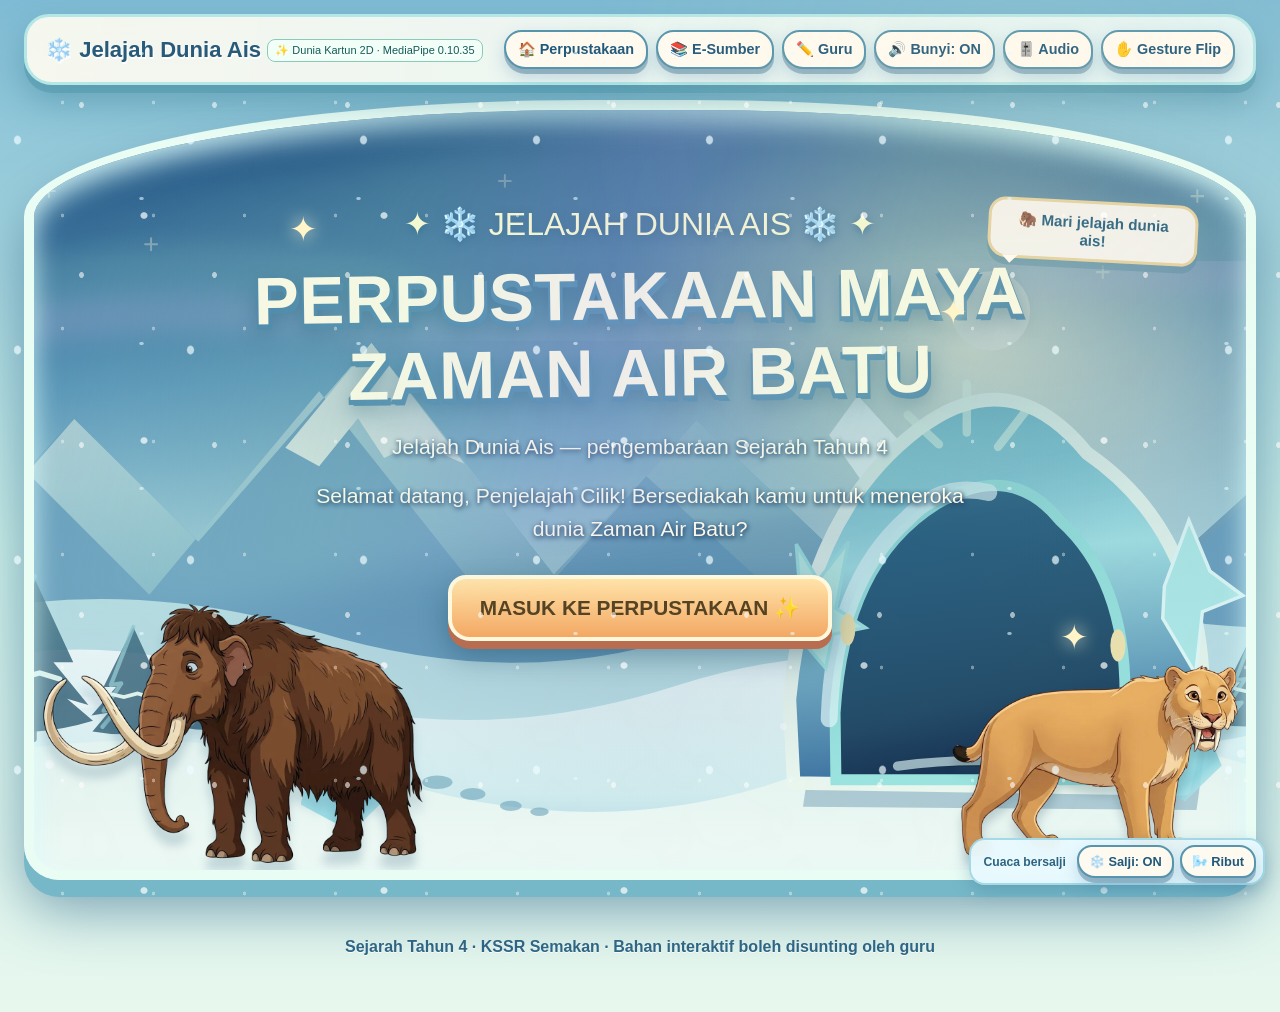
<file: index.html>
<!doctype html>
<html lang="ms"><head><meta charset="UTF-8"><meta name="viewport" content="width=device-width, initial-scale=1">
<title>Perpustakaan Maya Zaman Air Batu</title>
<style>
:root{font-family:'Trebuchet MS',Arial,sans-serif;color:#153d61;background:#e7f8ff}*{box-sizing:border-box}body{margin:0;min-height:100vh;background:radial-gradient(circle at 20% 12%,#fff 0%,transparent 25%),linear-gradient(135deg,#8dd9f2,#d9f7ff 48%,#82b7dd);overflow-x:hidden}
body:before{content:"";position:fixed;inset:0;pointer-events:none;background-image:radial-gradient(#fff 2px,transparent 3px);background-size:75px 95px;opacity:.4;animation:snow 22s linear infinite}@keyframes snow{to{background-position:50px 700px}}
button,input,textarea,select{font:inherit}button{border:0;background:#135e91;color:white;padding:11px 16px;border-radius:14px;font-weight:bold;cursor:pointer}button:hover{filter:brightness(1.12)}button:focus-visible,input:focus-visible,textarea:focus-visible{outline:3px solid #ffbe4e}button.secondary{background:#edfaff;color:#174b78;border:2px solid #b6def3}.shell{max-width:1200px;margin:auto;padding:18px}.top{display:flex;justify-content:space-between;align-items:center;gap:12px;flex-wrap:wrap}.top strong{font-size:1.2rem}.topnav{display:flex;gap:8px;flex-wrap:wrap}.hero{text-align:center;padding:30px 12px 24px}.hero h1{font-size:clamp(2rem,5vw,4rem);color:#125987;margin:8px 0;text-shadow:0 3px white}.hero p{font-size:1.2rem}.cave{position:relative;border:10px solid #b3eaff;border-radius:45% 45% 26px 26px/24% 24% 26px 26px;box-shadow:inset 0 18px 70px #5b99c5,0 18px 45px #4d93ba80;background:radial-gradient(ellipse at 50% 0%,#f7ffff,#9fdcf1 42%,#6fb0cf 90%);padding:32px 20px 46px;min-height:480px}.shelves{display:flex;justify-content:center;gap:24px;align-items:end;flex-wrap:wrap;max-width:980px;margin:30px auto}.shelf{width:100%;height:20px;border-radius:15px;background:linear-gradient(#d19b5e,#8a5f35);box-shadow:0 12px 12px #164b69aa;margin-top:-6px}.book{position:relative;width:140px;height:216px;background:linear-gradient(90deg,#ffffff36 0 7%,transparent 13%),var(--book);color:white;border:4px solid #fff9;border-radius:9px 17px 17px 9px;box-shadow:9px 11px 12px #23547e77;transition:transform .25s}.book:hover,.book:focus-visible{transform:translateY(-15px) rotate(-3deg)}.book:before{content:'✦ ❄ ✦';display:block;font-size:1.4rem;margin-bottom:18px}.book small{display:block;margin-top:14px;font-size:.74rem;opacity:.95}.panel{background:#fffffff0;border:2px solid #d1edfa;border-radius:24px;box-shadow:0 15px 35px #578db74d;padding:24px;margin:24px auto;max-width:1000px}.hidden{display:none!important}.reader-head{display:flex;justify-content:space-between;gap:12px;align-items:center;flex-wrap:wrap}.page{background:#fffdf3;border:10px double #d2e5eb;border-radius:14px;min-height:360px;margin:18px 0;padding:clamp(18px,4vw,40px);box-shadow:inset 0 0 22px #c6e4ed55}.page h2{color:#135987}.page p{line-height:1.7;font-size:1.1rem}.page img{max-width:100%;max-height:320px;display:block;margin:18px auto;border-radius:15px}.page iframe,.page video{width:100%;max-width:650px;aspect-ratio:16/9;border:0;border-radius:15px}.controls{display:flex;gap:8px;align-items:center;justify-content:center;flex-wrap:wrap}.muted{color:#52718a}.status{padding:10px 0;color:#245479}.editor-grid{display:grid;grid-template-columns:240px 1fr;gap:16px}.editor-list{display:grid;gap:6px;align-content:start}.field{display:grid;gap:5px;margin:12px 0}.field input,.field textarea,.field select{width:100%;padding:10px;border:2px solid #bedce9;border-radius:9px;background:white}.field textarea{min-height:100px}.blocks{display:grid;gap:10px}.block-card{background:#f2fbff;padding:12px;border-radius:12px;border:1px solid #c5e8fa}.actions{display:flex;gap:7px;flex-wrap:wrap;margin:12px 0}.quiz-option{display:block;width:100%;text-align:left;margin:8px 0}.correct{color:#126a36}.wrong{color:#9d3939}footer{text-align:center;color:#286080;padding:24px}.tag{font-size:.8rem;background:#d2f3ff;border-radius:999px;padding:5px 9px}.resource{border-bottom:1px solid #c3e1ec;padding:10px 0}@media(max-width:650px){.editor-grid{grid-template-columns:1fr}.book{width:110px;height:175px}.shelves{gap:12px}.cave{padding:20px 7px}.panel{padding:15px}}
@media(prefers-reduced-motion:reduce){*,*:before{animation:none!important;transition:none!important}}
</style><link rel="stylesheet" href="site-editor.css?v=book-media-native-20261113"><link rel="stylesheet" href="storybook-theme.css?v=20261103-animalduo2"><link rel="stylesheet" href="ice-ninja.css?v=20261115-handemoji3"><script src="gesture.js?v=20261115-ninja1" defer></script></head><body>
<div class="shell"><header class="top"><strong><span data-site-key="brand">❄️ Jelajah Dunia Ais</span> <small id="releaseMark" style="display:inline-block;font-size:11px;font-weight:normal;background:#f1fff8;border:1px solid #8acabb;color:#125c57;border-radius:8px;padding:4px 7px">✨ Dunia Kartun 2D · MediaPipe 0.10.35</small></strong><nav class="topnav"><button class="secondary" onclick="home()" data-site-key="navHome">🏠 Perpustakaan</button><button class="secondary" onclick="sources()" data-site-key="navSources">📚 E-Sumber</button><button class="secondary" onclick="editor()" data-site-key="navGuru">✏️ Guru</button><button class="secondary" onclick="toggleSound()" id="soundBtn">🔊 Bunyi</button><button class="secondary" onclick="window.IceSoundscape?.showSettings()" data-site-key="navAudio" title="Laraskan muzik, ribut dan bunyi haiwan">🎚️ Audio</button><button class="secondary" onclick="window.IceGesture?.toggle()" id="gestureBtn" data-site-key="navGesture">✋ Gesture Flip</button></nav></header>
<section id="welcome" class="hero"><div class="welcome-stamp" data-site-key="welcomeStamp" style="font-size:2rem;color:#fff9ca;text-shadow:0 2px 8px #1f527f">✦ ❄️ JELAJAH DUNIA AIS ❄️ ✦</div><h1 data-site-key="welcomeTitle">PERPUSTAKAAN MAYA ZAMAN AIR BATU</h1><p data-site-key="welcomeSubtitle">Jelajah Dunia Ais — pengembaraan Sejarah Tahun 4</p><p data-site-key="welcomeDescription">Selamat datang, Penjelajah Cilik! Bersediakah kamu untuk meneroka dunia Zaman Air Batu?</p><button onclick="enter()" data-site-key="welcomeButton">MASUK KE PERPUSTAKAAN ✨</button><div id="siteBlocks-welcome" class="site-custom-content"></div></section>
<section id="library" class="hidden"><div class="hero"><h1 data-site-key="libraryTitle">Perpustakaan Ais</h1><p data-site-key="libraryDescription">Pilih sebuah buku untuk memulakan pengembaraan kamu!</p></div><div class="cave"><div class="shelves" id="shelves"></div><div class="shelf"></div><p style="text-align:center;color:white" data-site-key="libraryHint">✨ Klik buku untuk membaca, mendengar cerita dan menjawab soalan ✨</p><div id="siteBlocks-library" class="site-custom-content"></div></div></section>
<section id="reader" class="panel hidden"><div class="reader-head"><button class="secondary" onclick="home()" data-site-key="readerBack">← Kembali ke rak buku</button><strong id="bookTitle"></strong><span class="tag" id="progress"></span></div><div id="bookStage" class="flipbook-stage"><div class="page" id="pageContent"></div></div><p class="flip-guide" data-site-key="readerInstruction">📖 Gestur selfie: cubit ibu jari dan telunjuk di kanan, seret ke kiri, kemudian lepaskan untuk menyelak halaman. Tetikus dan sentuhan juga disokong.</p><div class="controls"><button class="secondary" onclick="changePage(-1)" data-site-key="readerPrevious">← Sebelum</button><button onclick="readAloud()" data-site-key="readerNarrate">🔊 Dengar Cerita</button><button class="secondary" onclick="stopVoice()" data-site-key="readerStop">⏹ Henti</button><button onclick="changePage(1)" data-site-key="readerNext">Seterusnya →</button></div><div id="siteBlocks-reader" class="site-custom-content"></div></section>
<section id="resources" class="panel hidden"><h1 data-site-key="sourcesTitle">📚 Pusat E-Sumber & Sumber Rujukan</h1><p data-site-key="sourcesIntro">Enam sumber rujukan guru Sejarah Tahun 4 tentang Zaman Air Batu, disusun mengikut kategori institusi maklumat. Klik pautan sumber asal dan baca Sinopsis Kandungan di bawah setiap pautan.</p><p class="muted" data-site-key="sourcesNotice">Rujukan disediakan untuk semakan guru. Sesetengah pautan laman luar mungkin memerlukan akses internet atau mempunyai sekatan sementara. Kajian saintifik PNAS/PMC adalah bacaan lanjutan untuk guru.</p><div class="reference-controls"><input id="referenceSearch" type="search" placeholder="🔎 Cari tajuk, penulis atau topik..." aria-label="Cari sumber rujukan"><select id="referenceFilter" aria-label="Tapis jenis sumber"><option value="">Semua Kategori Institusi</option><option value="arkib">Arkib</option><option value="muzium">Muzium</option><option value="memorial">Memorial</option><option value="warisan">Tapak Warisan Sejarah</option><option value="galeri">Galeri</option><option value="perpustakaan">Perpustakaan</option><option value="persatuan">Persatuan Sejarah</option><option value="pusat">Pusat Sumber</option><option value="bstp">Bahagian Sumber Teknologi Pendidikan (BSTP)</option><option value="kerajaan">Kementerian/Jabatan/Agensi Kerajaan</option></select><button type="button" class="secondary" id="referenceEditToggle">✏️ Edit E-Sumber (Guru)</button><button type="button" id="referenceAdd" hidden>+ Tambah rujukan</button></div><p id="referenceCount" class="muted"></p><p id="referenceEditNote" class="reference-edit-banner" hidden>🔒 Mod Guru ini ialah editor draf tempatan, bukan sistem akaun berlog masuk. Perubahan disimpan pada peranti ini sahaja. Untuk menerbitkan kepada semua murid, gunakan Eksport JSON dan kemas kini kandungan di GitHub.</p><p id="referenceMessage" role="status" aria-live="polite" class="status"></p><div id="referenceEditorArea"></div><div id="sourceList"></div><div id="siteBlocks-resources" class="site-custom-content"></div></section>
<section id="edit" class="panel hidden"><h1 data-site-key="teacherTitle">Panel Suntingan Guru</h1><p class="muted" data-site-key="teacherNotice">Semua halaman dan bahan boleh disunting di sini. Simpan draf dan terbit melalui GitHub untuk dikongsi kepada murid.</p><div id="siteMasterEditor"></div><div class="actions"><button onclick="addBook()">+ Buku baharu</button><button class="secondary" onclick="sources();window.IceReferences?.openEditor()">📚 Edit Sumber Rujukan</button><button onclick="saveDraft()">💾 Simpan draf</button><button onclick="exportJSON()">⬇ Eksport JSON / ZIP Media</button><button class="secondary" onclick="document.getElementById('importFile').click()">⬆ Import JSON</button><button class="secondary" onclick="resetContent()">Reset terbitan</button><input type="file" accept="application/json,.json" id="importFile" class="hidden" onchange="importJSON(event)"></div><div class="editor-grid"><div class="editor-list" id="editBooks"></div><div id="editFields"></div></div><p class="status" id="editStatus" aria-live="polite"></p><div id="siteBlocks-edit" class="site-custom-content"></div></section><footer data-site-key="footer">Sejarah Tahun 4 · KSSR Semakan · Bahan interaktif boleh disunting oleh guru</footer></div>
<script>
const defaultBooks=[
{id:'b1',title:'APA ITU ZAMAN AIR BATU?',color:'#3274b4',pages:[{title:'Apakah Zaman Air Batu?',blocks:[{type:'text',text:'Zaman Air Batu ialah tempoh yang mempunyai suhu dunia lebih sejuk. Kawasan daratan yang luas dilitupi ais. Bukan seluruh dunia sentiasa dilitupi ais.'},{type:'text',text:'Apabila iklim berubah, ais boleh mengembang atau mencair. Perubahan ini mempengaruhi kehidupan dan alam sekitar.'},{type:'quiz',question:'Apakah ciri utama Zaman Air Batu?',options:['Suhu dunia lebih sejuk','Semua laut kering','Tiada kehidupan','Semua tempat menjadi panas'],answer:0}]},{title:'Mengapa Kita Belajar?',blocks:[{type:'text',text:'Kita boleh mempelajari perubahan iklim lampau melalui bukti seperti lapisan ais, fosil dan kajian geologi. Lukisan pada laman ini ialah ilustrasi pembelajaran, bukan foto sejarah sebenar.'}]}]},
{id:'b2',title:'MESIN MASA AIS',color:'#6d72c8',pages:[{title:'Perjalanan Masa',blocks:[{type:'text',text:'Pleistosen ialah kala yang mengalami beberapa kitaran glasier dan antara glasier. Holosen ialah kala yang bermula kira-kira 11,700 tahun lalu dan berterusan hingga kini.'},{type:'quiz',question:'Kala manakah kita hidup pada hari ini?',options:['Pleistosen','Holosen','Zaman Dinosaur','Zaman Logam'],answer:1}]},{title:'Susun Garis Masa',blocks:[{type:'text',text:'Urutan pembelajaran: Pleistosen dahulu, kemudian Holosen. Cuba sebutkan urutan ini dengan kuat dan terangkan kepada rakan.'}]}]},
{id:'b3',title:'RAHSIA AIS MENCAIR',color:'#3d9cb3',pages:[{title:'Ais dan Paras Laut',blocks:[{type:'text',text:'Ketika banyak air terperangkap sebagai ais di daratan, paras laut global menjadi lebih rendah. Apabila ais daratan mencair, paras laut boleh meningkat.'},{type:'quiz',question:'Apa boleh terjadi apabila banyak ais daratan mencair?',options:['Paras laut meningkat','Gunung menjadi lebih tinggi','Semua sungai hilang','Matahari berhenti bersinar'],answer:0}]},{title:'Perubahan Alam Sekitar',blocks:[{type:'text',text:'Perubahan suhu dan paras laut turut menjejaskan kawasan pantai, habitat dan laluan manusia serta haiwan.'}]}]},
{id:'b4',title:'MISTERI PENTAS SUNDA',color:'#c07842',pages:[{title:'Kenali Pentas Sunda',blocks:[{type:'text',text:'Pentas Sunda ialah pelantar benua cetek di Asia Tenggara. Semasa paras laut rendah, sebahagian kawasan yang kini dilitupi laut pernah menjadi daratan.'},{type:'text',text:'Contoh wilayah moden pada pelantar ini berkaitan dengan Semenanjung Tanah Melayu, Sumatera, Jawa dan Borneo. Semak peta geologi sebenar daripada sumber berautoriti sebelum membuat perbandingan garis pantai.'}]},{title:'Mengapa Penting?',blocks:[{type:'quiz',question:'Mengapakah keluasan daratan boleh berubah pada akhir Zaman Air Batu?',options:['Perubahan paras laut','Bumi berhenti berputar','Semua gunung runtuh','Hutan menjadi ais sepanjang masa'],answer:0}]}]},
{id:'b5',title:'JEJAK KEHIDUPAN ZAMAN AIR BATU',color:'#608d4e',pages:[{title:'Haiwan dan Habitat',blocks:[{type:'text',text:'Haiwan perlu menyesuaikan diri dengan keadaan habitat dan perubahan iklim. Contoh haiwan Zaman Air Batu dari pelbagai wilayah termasuk mamot berbulu, tetapi haiwan ini tidak semestinya pernah hidup di Malaysia.'}]},{title:'Kehidupan Manusia',blocks:[{type:'text',text:'Manusia pada zaman prasejarah menggunakan sumber alam untuk mendapatkan makanan, air dan perlindungan. Keadaan ini berbeza mengikut tempat dan masa.'}]}]},
{id:'b6',title:'MISI PENJAGA BUMI',color:'#d18b46',pages:[{title:'Cabaran Penjelajah',blocks:[{type:'quiz',question:'Mengapa kita perlu menjaga alam sekitar?',options:['Untuk melindungi habitat dan sumber alam','Untuk membuang lebih banyak sampah','Untuk mencemarkan sungai','Untuk memusnahkan hutan'],answer:0}]},{title:'Janji Penjaga Bumi',blocks:[{type:'text',text:'Nyatakan dua tindakan yang boleh kamu lakukan untuk membantu menjaga alam sekitar. Kongsikan jawapan dengan guru atau rakan, tanpa memasukkan maklumat peribadi dalam laman ini.'}]}]}];
const defaultSources=[{"id":"ref-dskp-kpm","type":"kerajaan","institution":"Kementerian Pendidikan Malaysia (KPM)","author":"Kementerian Pendidikan Malaysia","title":"DSKP KSSR Sejarah Tahun 4","topic":"Kurikulum Sejarah Tahun 4","description":"Dokumen Standard Kurikulum dan Pentaksiran untuk merancang pengajaran tajuk Zaman Air Batu, termasuk standard kandungan, standard pembelajaran serta panduan pentaksiran yang berkaitan.","url":"https://ipim.jmm.gov.my/sites/default/files/dockokurikulum/DSKP-KSSR-Sejarah-Tahun-4.pdf","year":"","publisher":"Kementerian Pendidikan Malaysia (KPM)","evaluation":{"kredibiliti":"","ketepatan":"","konteks":"","kesepadanan":"","keselamatan":""}},{"id":"ref-buku-teks-bstp","type":"bstp","institution":"Bahagian Sumber dan Teknologi Pendidikan (BSTP), Kementerian Pendidikan Malaysia","author":"Kementerian Pendidikan Malaysia","title":"Buku Teks Digital Sejarah Tahun 4 – Unit 5: Zaman Air Batu","topic":"Unit 5: Zaman Air Batu","description":"Rujukan buku teks digital sekolah rendah untuk maksud Zaman Air Batu, garis masa, perubahan pada Zaman Air Batu Akhir serta kesan perubahan tersebut terhadap Asia Tenggara. Pautan membawa kepada halaman Sejarah Tahun 4 yang menyediakan bahan Unit 5 dan buku teks digital.","url":"https://sites.google.com/moe-dl.edu.my/spot-kpm/sekolah-rendah/tahun-4/sejarah","year":"","publisher":"Bahagian Sumber dan Teknologi Pendidikan (BSTP), Kementerian Pendidikan Malaysia","evaluation":{"kredibiliti":"","ketepatan":"","konteks":"","kesepadanan":"","keselamatan":""}},{"id":"ref-usgs-sea-level","type":"kerajaan","institution":"United States Geological Survey (USGS)","author":"United States Geological Survey","title":"Sea Level and Climate","topic":"Perubahan Iklim dan Paras Laut","description":"Menerangkan hubungan perubahan iklim, pertumbuhan serta pencairan ais daratan dengan perubahan paras laut. Berguna untuk guru menjelaskan bagaimana aras laut yang lebih rendah semasa tempoh glasier mempengaruhi daratan dan persekitaran.","url":"https://www.usgs.gov/water-science-school/science/sea-level-and-climate","year":"","publisher":"United States Geological Survey (USGS)","evaluation":{"kredibiliti":"","ketepatan":"","konteks":"","kesepadanan":"","keselamatan":""}},{"id":"ref-sundaland-pmc","type":"perpustakaan","institution":"Proceedings of the National Academy of Sciences (PNAS); diakses melalui PubMed Central (PMC)","author":"Proceedings of the National Academy of Sciences","title":"Historical Distribution of Sundaland’s Dipterocarp Rainforests at Quaternary Glacial Maxima","topic":"Pentas Sunda / Sundaland","description":"Kajian saintifik tentang keadaan persekitaran Pentas Sunda ketika kemuncak zaman glasier pada kala Kuaterner serta perubahan dan taburan hutan dipterokarpa tropika di Asia Tenggara. Sesuai sebagai rujukan mendalam untuk guru, bukan bacaan wajib murid Tahun 4.","url":"https://pmc.ncbi.nlm.nih.gov/articles/PMC4250149/","year":"","publisher":"Proceedings of the National Academy of Sciences (PNAS); diakses melalui PubMed Central (PMC)","evaluation":{"kredibiliti":"","ketepatan":"","konteks":"","kesepadanan":"","keselamatan":""}},{"id":"ref-lenggong-unesco","type":"warisan","institution":"UNESCO World Heritage Centre","author":"UNESCO World Heritage Centre","title":"Archaeological Heritage of the Lenggong Valley","topic":"Warisan Arkeologi / Manusia Awal","description":"Memperkenalkan bukti arkeologi manusia awal di Lembah Lenggong, termasuk artifak batu dan penemuan Perak Man. Rujukan ini membantu guru menghubungkan perubahan persekitaran pada Zaman Air Batu dengan kewujudan manusia prasejarah di rantau ini; tapak Lenggong bukan bukti bahawa Malaysia pernah diselubungi glasier.","url":"https://whc.unesco.org/en/list/1396/","year":"","publisher":"UNESCO World Heritage Centre","evaluation":{"kredibiliti":"","ketepatan":"","konteks":"","kesepadanan":"","keselamatan":""}},{"id":"ref-mammoths-nhm","type":"muzium","institution":"Natural History Museum, London","author":"Natural History Museum","title":"Were All Mammoths Woolly?","topic":"Haiwan Zaman Air Batu / Mamot","description":"Menerangkan kepelbagaian spesies mamot, ciri fizikal, habitat serta penyesuaian sesetengah spesies terhadap iklim sejuk. Membantu guru membezakan mamot berbulu dengan mamot lain dan menjelaskan bahawa haiwan ini tidak semestinya pernah hidup di Malaysia.","url":"https://www.nhm.ac.uk/discover/were-all-mammoths-woolly.html","year":"","publisher":"Natural History Museum, London","evaluation":{"kredibiliti":"","ketepatan":"","konteks":"","kesepadanan":"","keselamatan":""}}];
const deep=v=>JSON.parse(JSON.stringify(v));let books=deep(defaultBooks),sourceData=deep(defaultSources),bookIndex=0,pageIndex=0,editIndex=0,editPageIndex=0,soundOn=true;
const $=id=>document.getElementById(id);const escapeHTML=s=>String(s??'').replace(/[&<>"']/g,c=>({'&':'&amp;','<':'&lt;','>':'&gt;','"':'&quot;',"'":'&#39;'}[c]));const unique=()=>Math.random().toString(36).slice(2,10);
function restore(){try{let d=JSON.parse(localStorage.getItem('iceLibraryDraft')||'null');if(d&&Array.isArray(d.books))books=d.books;if(d&&Array.isArray(d.sources))sourceData=d.sources}catch(e){console.warn(e)}}restore();
function show(which){if(which!=='reader')window.IceNinja?.exit?.();['welcome','library','reader','resources','edit'].forEach(id=>$(id).classList.toggle('hidden',id!==which));stopVoice();scrollTo({top:0,behavior:'smooth'})}
function enter(){window.IceSoundscape?.enter();window.IceSiteCore?.playAudio();playSound();show('library');renderShelf()}function home(){show('library');renderShelf()}
function renderShelf(){let root=$('shelves');root.innerHTML='';books.forEach((b,i)=>{let bt=document.createElement('button');bt.className='book';bt.style.setProperty('--book',/^#[0-9a-fA-F]{6}$/.test(b.color||'')?b.color:'#3175b0');if(b.coverUrl&&(window.IceSiteCore?.validAsset?.(b.coverUrl)||/^(https:\/\/|art\/)/.test(b.coverUrl))){bt.style.backgroundImage='linear-gradient(180deg,#18496988,#153b5f99),url("'+escapeHTML(b.coverUrl)+'")';bt.style.backgroundSize='cover';bt.style.backgroundPosition='center'}bt.innerHTML='<span>'+escapeHTML(b.title)+'</span><small>📖 Buka Buku '+(i+1)+'</small>';bt.onclick=()=>openBook(i);root.appendChild(bt)})}
function openBook(i){bookIndex=i;pageIndex=0;show('reader');if(window.IceNinja?.isGameBook?.(books[i])){window.IceNinja.enter();playSound();return;}window.IceNinja?.exit?.();renderPage();window.IceBookAudio?.sync();playSound()}
function changePage(n){if(window.IceNinja?.isGameBook?.(books[bookIndex]))return;if(window.IceFlipbook)return window.IceFlipbook.turn(n);let pages=books[bookIndex]?.pages||[];pageIndex=Math.max(0,Math.min(pages.length-1,pageIndex+n));playSound();renderPage();window.IceBookAudio?.onPageTurn?.()}
function renderPage(){let b=books[bookIndex];if(!b){home();return}let p=b.pages[pageIndex]||{title:'Tiada halaman',blocks:[]};$('bookTitle').textContent=b.title;$('progress').textContent=(pageIndex+1)+' / '+b.pages.length;let html='<h2>'+escapeHTML(p.title)+'</h2>';for(let block of p.blocks||[]){if(block.type==='text')html+='<p>'+escapeHTML(block.text)+'</p>';if(block.type==='image'&&(block.mediaId||/^media\/[\w./-]+$/.test(block.url||'')||window.IceSiteCore?.validAsset?.(block.url)||/^https?:\/\/|^\.\/|^\/assets\//.test(block.url||'')))html+='<img loading="lazy" alt="'+escapeHTML(block.alt||'Ilustrasi')+'" '+(block.mediaId?'data-book-media-id="'+escapeHTML(block.mediaId)+'" data-book-media-path="'+escapeHTML(block.url||'')+'" ':'')+'src="'+escapeHTML(block.url||'')+'"><p class="muted">'+escapeHTML(block.caption||'')+'</p>';if(block.type==='video'&&block.url){let url=block.url||'';let match=url.match(/(?:youtube\.com\/watch\?v=|youtu\.be\/)([\w-]{11})/);if(match)html+='<iframe loading="lazy" title="Video pendidikan" allowfullscreen src="https://www.youtube-nocookie.com/embed/'+match[1]+'"></iframe>';else if(block.mediaId || /^media\/[\w./-]+$/.test(url) || /^https?:\/\/[^\s]+\.(mp4|webm|ogv|mov)(?:\?.*)?$/i.test(url))html+='<video controls preload="metadata" '+(block.mediaId?'data-book-media-id="'+escapeHTML(block.mediaId)+'" data-book-media-path="'+escapeHTML(url)+'" ':'')+'src="'+escapeHTML(url)+'"></video>';else html+='<p class="muted">Video tidak tersedia; semak pautan.</p>'}if(block.type==='quiz')html+='<div class="block-card"><h3>'+escapeHTML(block.question)+'</h3>'+(block.options||[]).map((o,i)=>'<button class="quiz-option secondary" data-answer="'+i+'">'+escapeHTML(o)+'</button>').join('')+'<p class="quiz-feedback" aria-live="polite"></p></div>'}let el=$('pageContent');el.innerHTML=html;window.IceBookMedia?.hydrate(el);el.querySelectorAll('.block-card').forEach((card)=>{let q=(p.blocks||[]).filter(x=>x.type==='quiz').shift();let list=(p.blocks||[]).filter(x=>x.type==='quiz');let index=Array.from(el.querySelectorAll('.block-card')).indexOf(card);q=list[index];card.querySelectorAll('[data-answer]').forEach(btn=>btn.addEventListener('click',()=>{let ok=Number(btn.dataset.answer)===Number(q.answer);card.querySelector('.quiz-feedback').textContent=ok?'✅ Syabas! Jawapan betul.':'❌ Cuba lagi!';card.querySelector('.quiz-feedback').className='quiz-feedback '+(ok?'correct':'wrong')}))})}
function stopVoice(){window.IceBookAudio?.stop();if('speechSynthesis'in window)window.speechSynthesis.cancel();window.IceSoundscape?.duckForNarration(false)}
function readAloud(){if(window.IceBookAudio?.playCurrent())return;readTTS()}
function readTTS(){if(!('speechSynthesis'in window)){alert('Fungsi bacaan tidak disokong.');return}stopVoice();let p=books[bookIndex]?.pages[pageIndex];let s=new SpeechSynthesisUtterance([p?.title,...(p?.blocks||[]).filter(x=>x.type==='text').map(x=>x.text)].join('. '));s.lang='ms-MY';s.rate=.85;s.onend=()=>window.IceSoundscape?.duckForNarration(false);s.onerror=()=>window.IceSoundscape?.duckForNarration(false);window.IceSoundscape?.duckForNarration(true);window.speechSynthesis.speak(s)}
function playSound(){if(window.IceSoundscape){window.IceSoundscape.uiClick();return}if(!soundOn)return;try{let A=window.AudioContext||window.webkitAudioContext;if(!A)return;let c=new A(),o=c.createOscillator(),g=c.createGain();o.type='sine';o.frequency.value=650;g.gain.setValueAtTime(.025,c.currentTime);g.gain.exponentialRampToValueAtTime(.0001,c.currentTime+.18);o.connect(g).connect(c.destination);o.start();o.stop(c.currentTime+.18);o.onended=()=>c.close()}catch(e){}}
function toggleSound(){if(window.IceSoundscape){window.IceSoundscape.toggle();window.IceSiteCore?.syncAudio();return}soundOn=!soundOn;$('soundBtn').textContent=soundOn?'🔊 Bunyi':'🔇 Senyap'}
function sources(){show('resources');window.IceReferences?.render()}
function editor(){show('edit');renderEditor()}
function renderEditor(){let root=$('editBooks');root.innerHTML='';books.forEach((b,i)=>{let bt=document.createElement('button');bt.className=i===editIndex?'':'secondary';bt.textContent=(i+1)+'. '+b.title;bt.onclick=()=>{editIndex=i;renderEditor()};root.append(bt)});let b=books[editIndex];if(!b){$('editFields').innerHTML='<p>Tambah buku untuk mula menyunting.</p>';return}let area=$('editFields');area.innerHTML='<div class="field"><label>Tajuk buku<input id="eTitle"></label></div><div class="field"><label>Warna kulit buku<input id="eColor" type="color"></label></div><div class="field"><label>Gambar kulit buku (URL HTTPS / art/... / GIF)<input id="eCover" placeholder="https://... atau art/gambar.gif"></label></div><div class="field"><label>📂 Upload gambar kulit buku (PNG, JPG, WebP, GIF)<input id="eCoverFile" type="file" accept="image/png,image/jpeg,image/webp,image/gif,.gif"></label><small id="eCoverStatus" role="status" aria-live="polite">GIF animasi dikekalkan. Had GIF 1.5 MB.</small></div><div class="actions"><button id="newPage">+ Halaman</button><button class="secondary" id="duplicate">Salin buku</button><button class="secondary" id="deleteBook">Padam buku</button></div><label>Halaman <select id="ePage"></select></label><p class="muted">✏️ Setiap halaman boleh muat naik gambar, video dan sehingga 3 fail MP3. Audio bermain mengikut susunan 1 → 2 → 3 secara automatik dan tidak berhenti ketika selak halaman. Eksport JSON / ZIP Media kemudian Commit ke GitHub untuk murid.</p><div id="pageEditor"></div>';let title=$('eTitle');title.value=b.title;title.oninput=()=>{b.title=title.value;renderEditorListOnly();scheduleBookDraftSave()};let color=$('eColor');color.value=/^#[0-9a-fA-F]{6}$/.test(b.color||'')?b.color:'#3274b4';color.oninput=()=>{b.color=color.value;scheduleBookDraftSave()};let cover=$('eCover');cover.value=b.coverUrl||'';cover.oninput=()=>{b.coverUrl=window.IceSiteCore?.validAsset?.(cover.value)||/^(https:\/\/|art\/)/.test(cover.value)?cover.value:'';scheduleBookDraftSave()};$('eCoverFile').onchange=async()=>{let file=$('eCoverFile').files?.[0];if(!file)return;try{const data=await window.IceWholeEditor.processImageUpload(file);b.coverUrl=data;cover.value='';saveBookDraftNow();$('eCoverStatus').textContent='✅ Gambar kulit buku dimuat naik. GIF kekal bergerak. Klik Simpan Draf kemudian Eksport JSON untuk penerbitan.';}catch(err){$('eCoverStatus').textContent='⚠️ '+err.message}};let s=$('ePage');b.pages.forEach((p,i)=>{let op=document.createElement('option');op.value=i;op.textContent=(i+1)+'. '+p.title;s.append(op)});s.value=editPageIndex=Math.max(0,Math.min(editPageIndex,b.pages.length-1));s.onchange=()=>{editPageIndex=Number(s.value);renderPageEditor()};$('newPage').onclick=()=>{b.pages.push({title:'Halaman baharu',blocks:[{type:'text',text:'Tulis kandungan di sini.'}]});editPageIndex=b.pages.length-1;saveBookDraftNow();renderEditor()};$('duplicate').onclick=()=>{let copy=deep(b);copy.id=unique();copy.title+=' (Salinan)';books.push(copy);editIndex=books.length-1;editPageIndex=0;saveBookDraftNow();renderEditor()};$('deleteBook').onclick=()=>{if(!confirm('Padam buku ini?'))return;books.splice(editIndex,1);editIndex=Math.max(0,editIndex-1);editPageIndex=0;saveBookDraftNow();renderEditor()};renderPageEditor();window.IceNinjaEditor?.render?.()}
function renderEditorListOnly(){let old=editIndex;let root=$('editBooks');root.innerHTML='';books.forEach((b,i)=>{let bt=document.createElement('button');bt.className=i===old?'':'secondary';bt.textContent=(i+1)+'. '+b.title;bt.onclick=()=>{editIndex=i;editPageIndex=0;renderEditor()};root.append(bt)})}
function renderPageEditor(){let b=books[editIndex],p=b.pages[editPageIndex];if(!p){$('pageEditor').innerHTML='<p>Tambah halaman untuk mula menyunting.</p>';return}let a=$('pageEditor');a.innerHTML='<div class="field"><label>Tajuk halaman<input id="pTitle"></label></div><div class="actions"><button id="addText">+ Teks</button><button id="addImage">+ Gambar</button><button id="addVideo">+ Video</button><button id="addQuiz">+ Kuiz</button><button class="secondary" id="delPage">Padam halaman</button><button class="secondary" id="preview">Pratonton</button></div><div id="blockList" class="blocks"></div>';$('pTitle').value=p.title;$('pTitle').oninput=e=>{p.title=e.target.value;$('ePage').selectedOptions[0].textContent=(editPageIndex+1)+'. '+p.title;scheduleBookDraftSave()};[['addText',()=>({type:'text',text:''})],['addImage',()=>({type:'image',url:'',caption:'',alt:''})],['addVideo',()=>({type:'video',url:''})],['addQuiz',()=>({type:'quiz',question:'',options:['','','',''],answer:0})]].forEach(([id,make])=>$(id).onclick=()=>{p.blocks.push(make());saveBookDraftNow();renderBlockList()});$('delPage').onclick=()=>{if(!confirm('Padam halaman?'))return;b.pages.splice(editPageIndex,1);editPageIndex=Math.max(0,editPageIndex-1);saveBookDraftNow();renderEditor()};$('preview').onclick=()=>{bookIndex=editIndex;pageIndex=editPageIndex;saveBookDraftNow();show('reader');renderPage()};renderBlockList();window.IceBookAudio?.decorateEditor()}
function renderBlockList(){
 const blocks=books[editIndex]?.pages[editPageIndex]?.blocks||[];
 const root=$("blockList");root.replaceChildren();
 for(let i=0;i<blocks.length;i++){
  const block=blocks[i],card=document.createElement("div");card.className="block-card";
  const heading=document.createElement("strong");heading.textContent="Blok "+(i+1)+" — "+block.type;card.append(heading);
  function field(key,label,type="text"){
   const wrapper=document.createElement("label");wrapper.className="field";wrapper.textContent=label;
   const control=document.createElement(type==="textarea"?"textarea":"input");
   control.value=block[key]??"";
   control.addEventListener("input",()=>{
    block[key]=control.value;
    if(key==="url"){delete block.mediaId;delete block.mediaName;}
    scheduleBookDraftSave();
   });
   wrapper.append(control);card.append(wrapper);return control;
  }
  if(block.type==="text")field("text","Teks Bahasa Melayu","textarea");
  if(block.type==="image"||block.type==="video"){
   const isImage=block.type==="image";
   const zone=document.createElement("div");zone.className="book-native-upload";
   const title=document.createElement("b");title.textContent=isImage?
    "📂 Muat naik Gambar / Foto / GIF":"🎬 Muat naik Video (MP4, WebM, MOV...)";
   zone.append(title);
   const file=document.createElement("input");file.type="file";
   file.accept=isImage?"image/*,.gif,.png,.jpg,.jpeg,.webp,.avif":"video/*,.mp4,.webm,.mov,.m4v,.ogv";
   file.setAttribute("aria-label",isImage?"Muat naik gambar ke halaman buku":"Muat naik video ke halaman buku");
   zone.append(file);
   const status=document.createElement("p");status.className="status";
   status.setAttribute("role","status");status.setAttribute("aria-live","polite");
   status.textContent=block.mediaName?
    "✅ Fail dimuat naik: "+block.mediaName+" (disimpan dalam pelayar)":
    "Pilih fail daripada peranti. Tiada had MB buatan; ruang storan peranti masih terpakai.";
   zone.append(status);
   if(block.mediaId){
    const preview=document.createElement(isImage?"img":"video");
    preview.className="book-native-preview";
    if(!isImage)preview.controls=true;
    zone.append(preview);
    window.IceBookMedia?.getUrl(block.mediaId).then(url=>{
     if(url&&preview.isConnected)preview.src=url;
    }).catch(()=>{});
   }
   file.addEventListener("change",async()=>{
    const selected=file.files?.[0];if(!selected)return;
    status.textContent="💾 Menyimpan "+selected.name+" ("+
      (window.IceBookMedia?.fileSize(selected.size)||selected.size+" bytes")+")…";
    file.disabled=true;
    try{
     if(!window.IceBookMedia)throw Error("Modul muat naik belum tersedia. Muat semula laman.");
     await window.IceBookMedia.upload(selected,block);
     status.textContent="✅ "+selected.name+" berjaya dimuat naik dan disimpan sebagai draf.";
     renderBlockList();
    }catch(error){status.textContent="❌ Gagal simpan: "+(error?.message||error);
    }finally{file.disabled=false;}
   });
   card.append(zone);
   const link=field("url",isImage?"🔗 Pilihan lain: URL gambar (HTTPS / art/...)":
    "🔗 Pilihan lain: YouTube atau URL video MP4/WebM");
   link.placeholder=isImage?"https://... atau art/gambar.gif":"https://... atau video di YouTube";
   if(isImage){
    field("caption","Kapsyen");
    field("alt","Teks alternatif");
   }
  }
  if(block.type==="quiz"){
   field("question","Soalan");
   (block.options||[]).forEach((v,j)=>{
    const label=document.createElement("label");label.className="field";label.textContent="Pilihan "+(j+1);
    const input=document.createElement("input");input.value=v;
    input.addEventListener("input",()=>{block.options[j]=input.value;scheduleBookDraftSave();});
    label.append(input);card.append(label);
   });
   const label=document.createElement("label");label.className="field";label.textContent="Jawapan betul (1–4)";
   const input=document.createElement("input");input.type="number";input.min="1";input.max="4";
   input.value=Number(block.answer)+1;
   input.addEventListener("input",()=>{
    block.answer=Math.max(0,Math.min(3,Number(input.value)-1));scheduleBookDraftSave();
   });label.append(input);card.append(label);
  }
  const actions=document.createElement("div");actions.className="actions";
  for(const [label,callback] of [
   ["↑",()=>{if(i>0)[blocks[i-1],blocks[i]]=[blocks[i],blocks[i-1]];}],
   ["↓",()=>{if(i<blocks.length-1)[blocks[i+1],blocks[i]]=[blocks[i],blocks[i+1]];}],
   ["Padam",()=>blocks.splice(i,1)]
  ]){
   const button=document.createElement("button");button.type="button";button.className="secondary";
   button.textContent=label;button.onclick=()=>{callback();saveBookDraftNow();renderBlockList();};actions.append(button);
  }
  card.append(actions);root.append(card);
 }
}
function addBook(){books.push({id:unique(),title:'BUKU BAHARU',color:'#3274b4',pages:[{title:'Halaman 1',blocks:[{type:'text',text:''}]}]});editIndex=books.length-1;editPageIndex=0;saveBookDraftNow();editor()}
let bookDraftTimer=null;
let bookDraftSaveSequence=Promise.resolve(true);
function saveBooksDraft(){
 if(bookDraftTimer){clearTimeout(bookDraftTimer);bookDraftTimer=null;}
 window.IceBookDrafts?.markEdited?.();
 const snapshot={books:deep(books),sources:deep(sourceData),modified:Date.now()};
 const info=$("editStatus");
 if(info)info.textContent="💾 Sedang menyimpan draf buku dan rakaman MP3...";
 let localSaved=false;
 try{
  localStorage.setItem("iceLibraryDraft",JSON.stringify({books:snapshot.books,sources:snapshot.sources}));
  localStorage.setItem("iceLibraryDraftTimestamp",String(snapshot.modified));
  localSaved=true;
 }catch(error){
  // MP3 and GIF uploads often exceed localStorage's tiny quota.
  // IndexedDB is the durable primary backup for all book drafts.
  console.info("Large book draft will be saved to IndexedDB",error.name);
 }
 const indexedSave=bookDraftSaveSequence.catch(()=>true).then(async()=>{
  if(!window.IceBookDrafts?.write)return false;
  await window.IceBookDrafts.write(snapshot);
  return true;
 });
 bookDraftSaveSequence=indexedSave;
 return indexedSave.then(ok=>{
  const success=ok||localSaved;
  if(info)info.textContent=success?
   "✅ Buku dan MP3 disimpan sebagai draf pada peranti ini. Eksport JSON dan Commit untuk semua murid.":
   "⚠️ Gagal menyimpan draf. Gunakan pautan audio GitHub atau Eksport JSON untuk sandaran.";
  return success;
 }).catch(error=>{
  if(info)info.textContent=localSaved?
   "✅ Draf disimpan di pelayar, tetapi storan MP3 tambahan tidak tersedia.":
   "❌ Simpan gagal: "+error.message+". Cuba fail MP3 lebih kecil atau pautan GitHub audio/.";
  return localSaved;
 });
}
function saveBookDraftNow(){void saveBooksDraft();return true;}
function scheduleBookDraftSave(){if(bookDraftTimer)clearTimeout(bookDraftTimer);bookDraftTimer=setTimeout(saveBookDraftNow,250);}
function saveDraft(){const ok=saveBookDraftNow();const siteOk=window.IceSiteCore?.save()!==false;if(!ok||!siteOk)$("editStatus").textContent="⚠️ Sesetengah draf gagal disimpan. Sila Eksport JSON untuk sandaran.";}
function exportJSON(){if(window.IceSiteCore){window.IceSiteCore.download();return}let blob=new Blob([JSON.stringify({books,sources:sourceData},null,2)],{type:'application/json'});let a=document.createElement('a');a.href=URL.createObjectURL(blob);a.download='ice-library-content.json';a.click();setTimeout(()=>URL.revokeObjectURL(a.href),1000)}
function importJSON(ev){let f=ev.target.files?.[0];if(!f)return;f.text().then(t=>{let d=JSON.parse(t);if(!Array.isArray(d.books)||!d.books.every(b=>typeof b.title==='string'&&Array.isArray(b.pages)&&b.pages.every(p=>typeof p.title==='string'&&Array.isArray(p.blocks))))throw Error('Struktur buku tidak sah');books=d.books;sourceData=Array.isArray(d.sources)?d.sources:sourceData;if(d.site&&window.IceSiteCore)window.IceSiteCore.importConfig(d.site,true);editIndex=0;editPageIndex=0;saveBookDraftNow();renderEditor();window.IceReferences?.render();$('editStatus').textContent='Import berjaya. Sila simpan draf.'}).catch(e=>alert('Import gagal: '+e.message))}
function resetContent(){if(!confirm('Buang draf tempatan dan pulihkan kandungan asal?'))return;localStorage.removeItem('iceLibraryDraft');books=deep(defaultBooks);sourceData=deep(defaultSources);editIndex=0;editPageIndex=0;renderEditor();window.IceReferences?.render()}
document.addEventListener('keydown',e=>{if($('reader').classList.contains('hidden'))return;if(['INPUT','TEXTAREA'].includes(document.activeElement?.tagName))return;if(e.key==='ArrowRight')changePage(1);if(e.key==='ArrowLeft')changePage(-1)});
window.BookPageState={getIndex:()=>pageIndex,getBookIndex:()=>bookIndex,setIndex:n=>{pageIndex=n},pageCount:()=>books[bookIndex]?.pages?.length||0};
window.IceEditingBook={getIndex:()=>editIndex,getPageIndex:()=>editPageIndex};
window.IceReferenceData={getSources:()=>sourceData,saveDraft:()=>{try{localStorage.setItem('iceLibraryDraft',JSON.stringify({books,sources:sourceData}));return true}catch(e){console.error('Could not save reference draft:',e);return false}}};
window.IceSiteData={getBooks:()=>books,getSources:()=>sourceData,saveBooksDraft,
 applyLocalDraft:(bk,so)=>{
   if(!Array.isArray(bk)||!bk.every(b=>b&&typeof b.title==='string'&&Array.isArray(b.pages)))return false;
   books=deep(bk);
   if(Array.isArray(so))sourceData=deep(so);
   if(!$("library").classList.contains("hidden"))renderShelf();
   if(!$("reader").classList.contains("hidden"))renderPage();
   if(!$("edit").classList.contains("hidden"))renderEditor();
   window.IceReferences?.render();
   return true;
 },
 hasDraft:()=>!!localStorage.getItem('iceLibraryDraft')||Boolean(window.IceBookDrafts?.hasRecoveredDraft?.()),hasPlaceholderSources:()=>sourceData.length>0&&sourceData.every(item=>!item.url&&String(item.title||"").startsWith("Sumber untuk disahkan:")),applyPublished:(bk,so)=>{if(Array.isArray(bk)&&bk.every(b=>b&&typeof b.title==='string'&&Array.isArray(b.pages)))books=deep(bk);if(Array.isArray(so))sourceData=deep(so);if(!document.getElementById('library').classList.contains('hidden'))renderShelf();if(!document.getElementById('reader').classList.contains('hidden'))renderPage();window.IceReferences?.render()}};
</script><script src="ice-ninja.js?v=20261115-handemoji4"></script><script src="ice-ninja-editor.js?v=20261115-review-shatter1"></script><script src="book-media.js?v=20261115-guru-custom1"></script><script src="soundscape.js?v=20261103-audio1"></script><script src="book-draft-store.js?v=mp3-storage-20261113"></script><script src="book-audio.js?v=three-mp3-playlist-20261113"></script><script src="flipbook.js?v=continuous-narration-20261113"></script><script src="references.js?v=source-categories-20261113"></script><script src="storybook-world.js?v=20261103-animalduo2"></script><script src="site-config.js?v=book-media-native-20261113"></script><script src="site-editor-ui.js?v=book-media-native-20261113"></script></body></html>
</file>
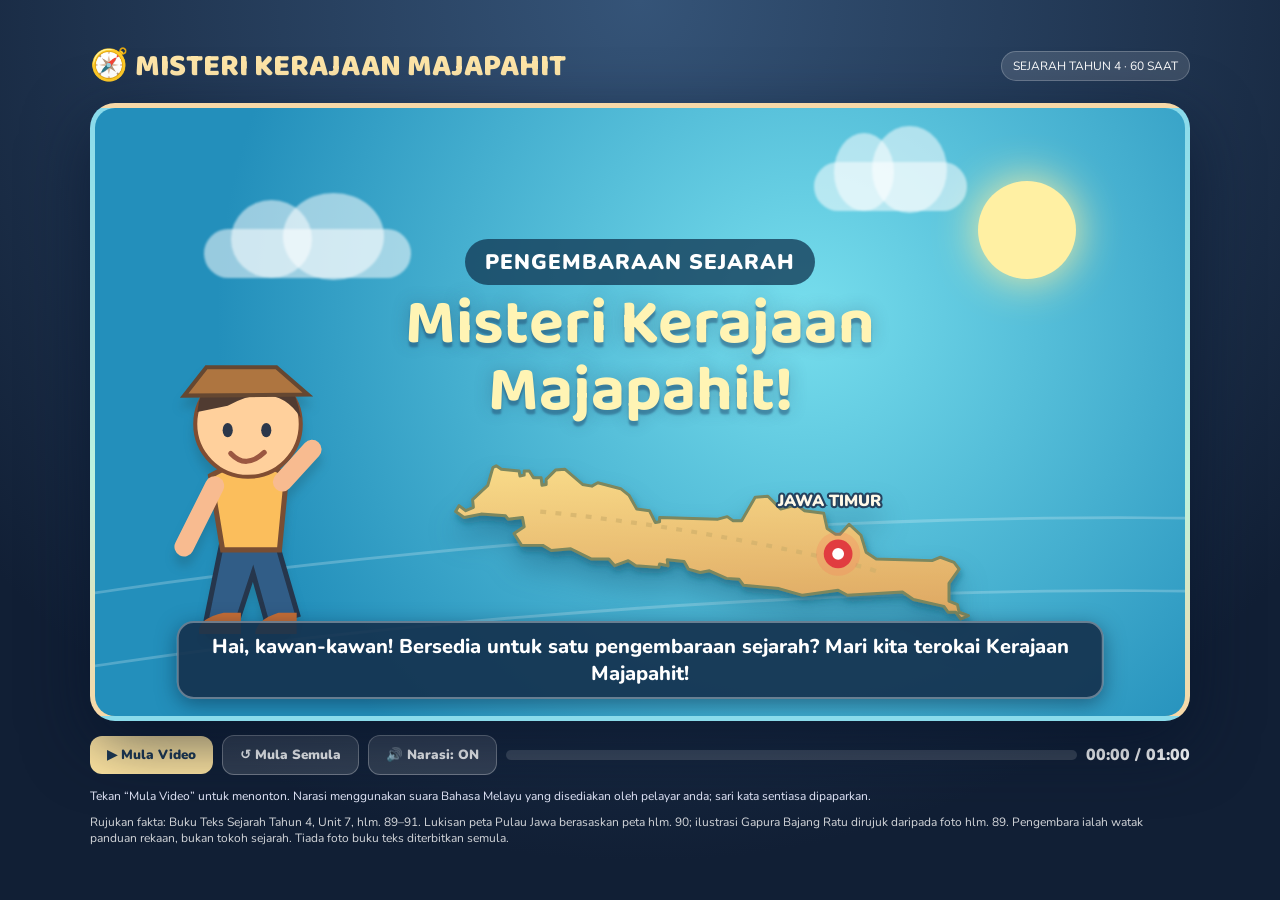
<file: majapahit/index.html>
<!DOCTYPE html>
<html lang="ms"><head><meta charset="UTF-8"/><meta name="viewport" content="width=device-width,initial-scale=1"/><meta name="theme-color" content="#142b49"/><title>Misteri Kerajaan Majapahit | Sejarah Tahun 4</title><style>
@import url('https://fonts.googleapis.com/css2?family=Baloo+2:wght@600;700;800&family=Nunito:wght@600;700;800;900&display=swap');
:root{color-scheme:dark;font-family:Nunito,Arial,sans-serif}*{box-sizing:border-box}body{margin:0;background:radial-gradient(circle at top,#355478 0%,#111f35 78%);color:#fff;min-height:100vh;display:grid;place-items:center;padding:20px}.app{width:min(1100px,100%)}.top{display:flex;align-items:center;justify-content:space-between;gap:12px;margin-bottom:12px;flex-wrap:wrap}.brand{font-family:'Baloo 2',sans-serif;font-weight:800;font-size:clamp(18px,2.6vw,31px);color:#ffe6a8}.tag{font-size:12px;background:#ffffff22;border:1px solid #ffffff37;border-radius:20px;padding:6px 11px}.stage{position:relative;aspect-ratio:16/9;overflow:hidden;border-radius:25px;border:5px solid #ffffff1c;box-shadow:0 22px 65px #071329a0;background:linear-gradient(#7bd6e8 0%,#b4f0d9 62%,#f6d39c 100%)}.scene{position:absolute;inset:0;opacity:0;pointer-events:none;transition:opacity .9s ease;overflow:hidden}.scene.active{opacity:1;pointer-events:auto}.sky{position:absolute;inset:0;background:linear-gradient(#69c9e7 0%,#d0f5de 64%,#f3d8ae)}.sun{position:absolute;right:10%;top:12%;width:9%;aspect-ratio:1;border-radius:50%;background:#fff0a3;box-shadow:0 0 45px #fff1a0}.cloud{position:absolute;width:19%;height:8%;border-radius:100px;background:#fff8;filter:blur(1px);animation:drift 14s ease-in-out infinite alternate}.cloud:before,.cloud:after{content:'';position:absolute;border-radius:100%;background:#fff8}.cloud:before{width:39%;height:160%;left:13%;top:-60%}.cloud:after{width:49%;height:180%;right:13%;top:-75%}.c1{top:20%;left:10%}.c2{top:9%;right:20%;width:14%;animation-delay:-5s}@keyframes drift{to{transform:translateX(35px)}}.land{position:absolute;inset:auto -5% 0;height:42%;background:#78b989;clip-path:polygon(0 75%,15% 30%,31% 73%,50% 25%,63% 68%,79% 30%,100% 80%,100% 100%,0 100%);opacity:.7}.land2{height:27%;background:#53976d;clip-path:polygon(0 72%,22% 32%,44% 72%,68% 20%,100% 68%,100% 100%,0 100%);opacity:.8}.content{position:absolute;inset:9% 7% 12%;display:flex;flex-direction:column;align-items:center;justify-content:center;text-align:center;z-index:4}.scene h1,.scene h2{font-family:'Baloo 2',sans-serif;font-size:clamp(28px,5vw,65px);line-height:1.05;text-shadow:0 5px 2px #1d476c77,0 0 18px #24456252;margin:.1em 0}.scene h1{color:#fff4b4}.scene h2{color:#fff8df}.scene .hint{font-size:clamp(12px,1.65vw,21px);font-weight:900;border-radius:100px;background:#143c58c9;padding:9px 20px;letter-spacing:1px}.ocean{background:radial-gradient(circle at 65% 34%,#77deed,#238fbb 72%)}.ocean .wave{position:absolute;width:200%;height:50%;left:-50%;bottom:-20%;border:3px solid #ffffff38;border-radius:50%;transform:rotate(-4deg);animation:wave 6s ease-in-out infinite alternate}@keyframes wave{to{transform:translateY(-25px) rotate(-4deg)}}.mapwrap{width:min(90%,730px);max-height:65%;filter:drop-shadow(0 18px 14px #08405f50);animation:float 5s ease-in-out infinite alternate}.mapwrap svg{width:100%;height:auto}.maphero{width:min(94%,850px);background:#08445a51;border-radius:26px;border:2px solid #fff5;box-shadow:0 8px 28px #02476585;padding:15px 12px}.maphero svg{width:100%}.ripple{transform-origin:500px 144px;animation:pulse 2s ease-in-out infinite alternate}@keyframes pulse{to{opacity:.55;transform:scale(1.12)}}@keyframes float{to{transform:translateY(-8px)}}.explorer{position:absolute;left:4%;bottom:10%;height:50%;width:20%;z-index:6;filter:drop-shadow(0 10px 5px #1a52644a);animation:bob 2s ease-in-out infinite alternate}@keyframes bob{to{transform:translateY(-7px) rotate(1deg)}}.explorer svg{height:100%;width:100%}.timecard{position:relative;border-radius:25px;padding:30px 50px;background:linear-gradient(125deg,#9e4b38,#e48845);border:5px solid #ffd898;box-shadow:0 20px 20px #15325066,0 0 30px #ffef9e88;transform:rotate(-2deg);animation:float 2s ease-in-out infinite alternate}.century{font-family:'Baloo 2',sans-serif;font-size:clamp(44px,8vw,110px);font-weight:800;color:#fff5c1;line-height:1}.gold{color:#ffe6a0!important}.gate{height:100%;max-width:90%}.gatewrap{position:absolute;left:29%;bottom:3%;height:89%;width:43%;display:grid;place-items:center;animation:gateZoom 14s ease-in-out both}@keyframes gateZoom{0%{transform:scale(.89)}100%{transform:scale(1.10)}}.gateintro{position:absolute;left:5%;top:13%;z-index:8;background:#1c496cbf;border:2px solid #fff5;border-radius:16px;padding:13px 17px;text-align:left}.gateintro b{font-size:clamp(16px,3vw,36px);font-family:'Baloo 2',sans-serif}.ground{position:absolute;bottom:-4%;left:-10%;width:120%;height:18%;background:#72b875;border-radius:50% 50% 0 0}.caption{position:absolute;z-index:15;bottom:2.8%;left:50%;transform:translateX(-50%);width:85%;max-height:22%;background:#14314ee8;box-shadow:0 5px 20px #07253f80;border:2px solid #ffffff58;border-radius:17px;text-align:center;padding:10px 18px;font-size:clamp(12px,1.75vw,20px);font-weight:800;line-height:1.35;overflow:auto}.scene:nth-child(1) .content{justify-content:flex-start;padding-top:7%}.scene:nth-child(1) .mapwrap{margin-top:0;width:65%;margin-left:17%}.recap{display:flex;flex-wrap:wrap;justify-content:center;gap:10px}.recap span{background:#ffda73;color:#263849;border-radius:30px;padding:7px 18px;font-weight:900}.controls{display:flex;align-items:center;gap:9px;margin-top:14px;flex-wrap:wrap}.controls button{background:#ffe5a0;color:#1e3953;border:none;border-radius:12px;padding:10px 17px;font-family:inherit;font-weight:900;cursor:pointer}.controls button.secondary{background:#ffffff24;color:#fff;border:1px solid #ffffff50}.controls button:focus-visible{outline:3px solid #fff}.progress{height:10px;background:#ffffff2a;flex:1;min-width:110px;border-radius:10px;overflow:hidden}.bar{height:100%;background:linear-gradient(90deg,#6feac7,#ffe1a0);width:0%}.timer{font-weight:900;min-width:80px;text-align:right}.status{color:#e9edff;font-size:12px;margin-top:12px;line-height:1.6}.footer{margin-top:8px;font-size:12px;opacity:.82}.reef{position:absolute;left:-4%;right:-4%;bottom:-10%;height:31%;background:#388778;border-radius:50% 50% 0 0}.hill{position:absolute;left:-3%;bottom:10%;width:37%;height:25%;border-radius:50% 50% 0 0;background:#478e72}.hill.r{left:auto;right:-6%;width:41%;height:21%;background:#6eab79}@media(max-width:600px){body{padding:9px}.caption{width:95%;padding:5px 7px;border-radius:9px}.gateintro{padding:6px 9px}.timecard{padding:15px 22px}.controls button{padding:9px 12px}.tag{font-size:10px}.top{margin-bottom:8px}}
</style></head><body><main class="app"><header class="top"><div class="brand">🧭 MISTERI KERAJAAN MAJAPAHIT</div><div class="tag">SEJARAH TAHUN 4 · 60 SAAT</div></header><section class="stage" id="stage" aria-live="polite">
<div class="scene active" data-scene="0"><div class="ocean" style="position:absolute;inset:0"><div class="wave"></div><div class="wave" style="bottom:-32%"></div></div><div class="sun"></div><div class="cloud c1"></div><div class="cloud c2"></div><div class="content"><div class="hint">PENGEMBARAAN SEJARAH</div><h1>Misteri Kerajaan<br/>Majapahit!</h1><div class="mapwrap"><svg viewBox="0 0 720 285" class="java" role="img" aria-label="Peta bentuk Pulau Jawa dirujuk daripada peta buku teks muka surat 90"><defs><linearGradient id="jFill" x1="0" y1="0" x2=".1" y2="1"><stop stop-color="#f9db89"/><stop offset="1" stop-color="#dfaa64"/></linearGradient><filter id="jShadow"><feDropShadow dy="6" stdDeviation="4" flood-color="#145d72" flood-opacity=".5"/></filter></defs><path d="M48,94 L58,101 L78,97 L107,99 L110,103 L127,101 L129,112 L117,120 L126,134 L151,134 L161,140 L184,138 L208,150 L229,150 L236,158 L252,152 L261,158 L288,160 L289,156 L299,158 L298,151 L318,153 L323,162 L337,166 L348,164 L368,173 L383,174 L388,181 L430,185 L458,193 L500,187 L511,193 L576,189 L589,198 L625,206 L630,213 L639,213 L645,221 L654,217 L643,213 L641,204 L631,200 L631,179 L643,162 L637,154 L621,148 L611,152 L545,150 L533,142 L527,122 L513,109 L502,121 L497,121 L487,114 L483,96 L460,93 L451,86 L432,91 L417,76 L402,77 L386,105 L376,105 L369,100 L358,103 L289,101 L289,106 L284,107 L277,93 L262,91 L253,75 L243,67 L216,60 L209,64 L198,62 L177,44 L166,45 L155,56 L155,62 L150,63 L149,54 L140,54 L135,46 L129,46 L129,51 L124,52 L123,46 L102,44 L96,40 L92,42 L86,63 L68,80 L69,89 L60,93 L52,87 Z" fill="url(#jFill)" stroke="#7b875e" stroke-width="3.5" stroke-linejoin="round" filter="url(#jShadow)"/><path d="M148 94 Q270 106 390 129 T550 166" fill="none" stroke="#cfb06b" stroke-width="5" stroke-dasharray="7 11" opacity=".65"/><circle cx="500" cy="144" r="26" fill="#fb5d4e" opacity=".17" class="ripple"/><circle cx="500" cy="144" r="17" fill="#e13c40" class="ripple"/><circle cx="500" cy="144" r="7" fill="#fff"/><text x="490" y="88" fill="#fff9e8" font-size="19" text-anchor="middle" font-weight="900" style="paint-order:stroke;stroke:#25425e;stroke-width:5px">JAWA TIMUR</text></svg></div></div><div class="explorer"><svg viewBox="0 0 170 300" aria-label="Watak pengembara kartun"><ellipse cx="85" cy="279" rx="42" ry="12" fill="#22545c" opacity=".3"/><path d="M60 185L44 264L73 271L90 219L104 269L134 260L111 181" fill="#315d87" stroke="#26364c" stroke-width="5"/><path d="M61 258H78V279H37Q34 264 61 258 M115 258H133V279H92Q93 265 115 258" fill="#c76d34"/><path d="M48 123Q90 98 123 123L116 196L60 196Z" fill="#fbbe5c" stroke="#784e34" stroke-width="5"/><path d="M52 133L22 193 M119 129L148 97" stroke="#f8bb90" stroke-width="19" stroke-linecap="round"/><circle cx="85" cy="72" r="52" fill="#ffd09c" stroke="#804d32" stroke-width="4"/><path d="M35 60Q41 8 91 20Q130 18 137 66Q113 28 65 54Z" fill="#503b31"/><ellipse cx="65" cy="78" rx="5" ry="7" fill="#2c374a"/><ellipse cx="103" cy="78" rx="5" ry="7" fill="#2c374a"/><path d="M68 101Q83 117 101 100" fill="none" stroke="#9b5741" stroke-width="5" stroke-linecap="round"/><path d="M22 44L44 16L113 16L144 43Z" fill="#ae7540" stroke="#654731" stroke-width="4"/></svg></div></div>
<div class="scene" data-scene="1"><div class="ocean" style="position:absolute;inset:0"></div><div class="cloud c1"></div><div class="content"><div class="hint">MISTERI LOKASI</div><h2>Di manakah Majapahit?</h2><div class="maphero"><svg viewBox="0 0 720 285" class="java" role="img" aria-label="Peta bentuk Pulau Jawa dirujuk daripada peta buku teks muka surat 90"><defs><linearGradient id="jFill" x1="0" y1="0" x2=".1" y2="1"><stop stop-color="#f9db89"/><stop offset="1" stop-color="#dfaa64"/></linearGradient><filter id="jShadow"><feDropShadow dy="6" stdDeviation="4" flood-color="#145d72" flood-opacity=".5"/></filter></defs><path d="M48,94 L58,101 L78,97 L107,99 L110,103 L127,101 L129,112 L117,120 L126,134 L151,134 L161,140 L184,138 L208,150 L229,150 L236,158 L252,152 L261,158 L288,160 L289,156 L299,158 L298,151 L318,153 L323,162 L337,166 L348,164 L368,173 L383,174 L388,181 L430,185 L458,193 L500,187 L511,193 L576,189 L589,198 L625,206 L630,213 L639,213 L645,221 L654,217 L643,213 L641,204 L631,200 L631,179 L643,162 L637,154 L621,148 L611,152 L545,150 L533,142 L527,122 L513,109 L502,121 L497,121 L487,114 L483,96 L460,93 L451,86 L432,91 L417,76 L402,77 L386,105 L376,105 L369,100 L358,103 L289,101 L289,106 L284,107 L277,93 L262,91 L253,75 L243,67 L216,60 L209,64 L198,62 L177,44 L166,45 L155,56 L155,62 L150,63 L149,54 L140,54 L135,46 L129,46 L129,51 L124,52 L123,46 L102,44 L96,40 L92,42 L86,63 L68,80 L69,89 L60,93 L52,87 Z" fill="url(#jFill)" stroke="#7b875e" stroke-width="3.5" stroke-linejoin="round" filter="url(#jShadow)"/><path d="M148 94 Q270 106 390 129 T550 166" fill="none" stroke="#cfb06b" stroke-width="5" stroke-dasharray="7 11" opacity=".65"/><circle cx="500" cy="144" r="26" fill="#fb5d4e" opacity=".17" class="ripple"/><circle cx="500" cy="144" r="17" fill="#e13c40" class="ripple"/><circle cx="500" cy="144" r="7" fill="#fff"/><text x="490" y="88" fill="#fff9e8" font-size="19" text-anchor="middle" font-weight="900" style="paint-order:stroke;stroke:#25425e;stroke-width:5px">JAWA TIMUR</text></svg></div><p style="font-weight:900;text-shadow:0 3px 8px #123a52">📍 Trowulan · Mojokerto · Jawa Timur</p></div></div>
<div class="scene" data-scene="2"><div class="sky"></div><div class="sun"></div><div class="cloud c2"></div><div class="land"></div><div class="land land2"></div><div class="content"><div class="hint">MENELUSURI ZAMAN</div><div class="timecard"><div>KERAJAAN MAJAPAHIT</div><div class="century">ABAD KE-13</div></div><p style="font-size:clamp(17px,2.5vw,30px);font-weight:900;color:#214e57;background:#ffffe3bb;border-radius:30px;padding:5px 19px">Salah satu kerajaan awal di Alam Melayu</p></div></div>
<div class="scene" data-scene="3"><div class="sky"></div><div class="sun"></div><div class="cloud c2"></div><div class="hill"></div><div class="hill r"></div><div class="ground"></div><div class="gatewrap"><svg class="gate" viewBox="0 0 530 555" role="img" aria-label="Ilustrasi Gapura Bajang Ratu berpandukan buku teks halaman 89"><defs><linearGradient id="brick" x1="0" x2="1"><stop stop-color="#b74b35"/><stop offset=".55" stop-color="#ef9060"/><stop offset="1" stop-color="#8c322b"/></linearGradient><linearGradient id="stone" x1="0" y1="0" x2=".9" y2="1"><stop stop-color="#f5b083"/><stop offset="1" stop-color="#8e3d32"/></linearGradient><pattern id="bricks" width="32" height="17" patternUnits="userSpaceOnUse"><path d="M0 16 H32 M16 0 V16 M0 0 V8" stroke="#80372c" stroke-width="2" opacity=".35"/></pattern><filter id="gs"><feDropShadow dx="0" dy="17" stdDeviation="14" flood-color="#422815" flood-opacity=".26"/></filter></defs><ellipse cx="262" cy="511" rx="245" ry="25" fill="#4b7e4b" opacity=".26"/><g filter="url(#gs)"><path d="M120 510 L145 423 L191 390 L191 345 L212 316 L218 265 L228 251 L234 212 L246 195 L249 158 L256 135 L260 93 L268 93 L272 133 L280 159 L285 199 L296 216 L302 254 L318 271 L324 310 L348 336 L351 389 L397 415 L416 510Z" fill="url(#brick)" stroke="#76352b" stroke-width="6"/><path d="M120 510 L145 423 L191 390 L191 345 L212 316 L218 265 L228 251 L234 212 L246 195 L249 158 L256 135 L260 93 L268 93 L272 133 L280 159 L285 199 L296 216 L302 254 L318 271 L324 310 L348 336 L351 389 L397 415 L416 510Z" fill="url(#bricks)" opacity=".85"/><path d="M155 510 L180 421 L210 391 L211 346 L236 332 L247 291 L248 260 L281 260 L282 292 L293 332 L317 346 L318 391 L353 421 L377 510Z" fill="url(#stone)" stroke="#853f31" stroke-width="5"/><path d="M227 510 V344 Q227 326 249 326 H278 Q299 326 299 344 V510Z" fill="#452d2b"/><path d="M244 510 V359 Q244 349 252 349 H272 Q280 349 280 359 V510Z" fill="#a6d7bb"/><path d="M244 510 V359 Q244 349 252 349 H272 Q280 349 280 359 V510Z" fill="none" stroke="#f1b58e" stroke-width="7"/><path d="M195 330 H333 M210 298 H317 M219 263 H306 M228 231 H299 M235 205 H290 M241 176 H283 M249 143 H277 M255 110 H272" stroke="#713329" stroke-width="10" stroke-linecap="round"/><path d="M175 510 L182 441 H217 L223 510Z M313 510 L318 441 H354 L365 510Z" fill="#a84d36" stroke="#7c3228" stroke-width="5"/><rect x="247" y="82" width="35" height="15" rx="2" fill="#9f4637"/></g></svg></div><div class="gateintro"><small>WARISAN BERSEJARAH</small><br/><b>GAPURA<br/>BAJANG RATU</b></div></div>
<div class="scene" data-scene="4"><div class="ocean" style="position:absolute;inset:0"></div><div class="sun"></div><div class="content"><div class="hint">PENUTUP PENGEMBARAAN</div><h2>Hebat! Kamu Pakar Sejarah!</h2><div class="mapwrap"><svg viewBox="0 0 720 285" class="java" role="img" aria-label="Peta bentuk Pulau Jawa dirujuk daripada peta buku teks muka surat 90"><defs><linearGradient id="jFill" x1="0" y1="0" x2=".1" y2="1"><stop stop-color="#f9db89"/><stop offset="1" stop-color="#dfaa64"/></linearGradient><filter id="jShadow"><feDropShadow dy="6" stdDeviation="4" flood-color="#145d72" flood-opacity=".5"/></filter></defs><path d="M48,94 L58,101 L78,97 L107,99 L110,103 L127,101 L129,112 L117,120 L126,134 L151,134 L161,140 L184,138 L208,150 L229,150 L236,158 L252,152 L261,158 L288,160 L289,156 L299,158 L298,151 L318,153 L323,162 L337,166 L348,164 L368,173 L383,174 L388,181 L430,185 L458,193 L500,187 L511,193 L576,189 L589,198 L625,206 L630,213 L639,213 L645,221 L654,217 L643,213 L641,204 L631,200 L631,179 L643,162 L637,154 L621,148 L611,152 L545,150 L533,142 L527,122 L513,109 L502,121 L497,121 L487,114 L483,96 L460,93 L451,86 L432,91 L417,76 L402,77 L386,105 L376,105 L369,100 L358,103 L289,101 L289,106 L284,107 L277,93 L262,91 L253,75 L243,67 L216,60 L209,64 L198,62 L177,44 L166,45 L155,56 L155,62 L150,63 L149,54 L140,54 L135,46 L129,46 L129,51 L124,52 L123,46 L102,44 L96,40 L92,42 L86,63 L68,80 L69,89 L60,93 L52,87 Z" fill="url(#jFill)" stroke="#7b875e" stroke-width="3.5" stroke-linejoin="round" filter="url(#jShadow)"/><path d="M148 94 Q270 106 390 129 T550 166" fill="none" stroke="#cfb06b" stroke-width="5" stroke-dasharray="7 11" opacity=".65"/><circle cx="500" cy="144" r="26" fill="#fb5d4e" opacity=".17" class="ripple"/><circle cx="500" cy="144" r="17" fill="#e13c40" class="ripple"/><circle cx="500" cy="144" r="7" fill="#fff"/><text x="490" y="88" fill="#fff9e8" font-size="19" text-anchor="middle" font-weight="900" style="paint-order:stroke;stroke:#25425e;stroke-width:5px">JAWA TIMUR</text></svg></div><div class="recap"><span>MAJAPAHIT</span><span>ABAD KE-13</span><span>JAWA TIMUR</span></div></div></div>
<div class="caption" id="caption"></div></section><div class="controls"><button id="play">▶ Mula Video</button><button id="reset" class="secondary">↺ Mula Semula</button><button id="sound" class="secondary" aria-pressed="true">🔊 Narasi: ON</button><div class="progress" aria-label="Kemajuan video"><div class="bar" id="bar"></div></div><div class="timer" id="timer">00:00 / 01:00</div></div><div class="status" id="status">Tekan “Mula Video” untuk menonton. Narasi menggunakan suara Bahasa Melayu yang disediakan oleh pelayar anda; sari kata sentiasa dipaparkan.</div><p class="footer">Rujukan fakta: Buku Teks Sejarah Tahun 4, Unit 7, hlm. 89–91. Lukisan peta Pulau Jawa berasaskan peta hlm. 90; ilustrasi Gapura Bajang Ratu dirujuk daripada foto hlm. 89. Pengembara ialah watak panduan rekaan, bukan tokoh sejarah. Tiada foto buku teks diterbitkan semula.</p></main><script>
const texts=["Hai, kawan-kawan! Bersedia untuk satu pengembaraan sejarah? Mari kita terokai Kerajaan Majapahit!","Kerajaan Majapahit terletak di Trowulan, Mojokerto, Jawa Timur! Cuba lihat kedudukannya pada peta!","Kerajaan Majapahit muncul pada abad ke-13 dan merupakan salah satu kerajaan awal dalam sejarah Alam Melayu!","Wah, lihatlah Gapura Bajang Ratu! Monumen bersejarah ini merupakan antara peninggalan yang dikaitkan dengan Kerajaan Majapahit!","Hebat! Kini kamu sudah mengenali Kerajaan Majapahit! Bolehkah kamu menunjukkan lokasinya pada peta?"];
const ends=[10,25,38,52,60],scenes=[...document.querySelectorAll('.scene')];let playing=false,withSound=true,elapsed=0,lastTick=0,active=-1,raf=0;const $=s=>document.getElementById(s);function voice(i){speechSynthesis.cancel();if(!withSound||!('speechSynthesis'in window))return;const u=new SpeechSynthesisUtterance(texts[i]);u.lang='ms-MY';u.rate=.9;u.pitch=1.1;u.volume=1;const vs=speechSynthesis.getVoices();const v=vs.find(v=>v.lang.toLowerCase()==='ms-my')||vs.find(v=>v.lang.toLowerCase().startsWith('ms'));if(v)u.voice=v;speechSynthesis.speak(u)}function paint(){let i=ends.findIndex(n=>elapsed<n);if(i<0)i=4;if(active!==i){active=i;scenes.forEach((s,n)=>s.classList.toggle('active',n===i));$('caption').textContent=texts[i];if(playing)voice(i)}$('bar').style.width=(elapsed/60*100)+'%';$('timer').textContent='00:'+String(Math.floor(elapsed)).padStart(2,'0')+' / 01:00'}function tick(now){if(!playing)return;if(lastTick)elapsed+=Math.min((now-lastTick)/1000,.25);lastTick=now;if(elapsed>=60){elapsed=60;playing=false;lastTick=0;speechSynthesis.cancel();$('play').textContent='▶ Main Sekali Lagi';$('status').textContent='Tahniah! Pengembaraan sejarah selesai.';paint();return}paint();raf=requestAnimationFrame(tick)}function start(){if(elapsed>=60)elapsed=0;playing=!playing;if(playing){$('play').textContent='⏸ Jeda';$('status').textContent='Sedang dimainkan…';lastTick=0;active=-1;paint();raf=requestAnimationFrame(tick)}else{cancelAnimationFrame(raf);lastTick=0;speechSynthesis.cancel();$('play').textContent='▶ Sambung';$('status').textContent='Video dijeda.'}}$('play').onclick=start;$('reset').onclick=()=>{cancelAnimationFrame(raf);speechSynthesis.cancel();playing=false;elapsed=0;active=-1;lastTick=0;$('play').textContent='▶ Mula Video';$('status').textContent='Sedia untuk bermula semula.';paint()};$('sound').onclick=()=>{withSound=!withSound;$('sound').textContent=withSound?'🔊 Narasi: ON':'🔇 Narasi: OFF';$('sound').setAttribute('aria-pressed',String(withSound));if(!withSound)speechSynthesis.cancel();else if(playing)voice(active)};document.addEventListener('visibilitychange',()=>{if(document.hidden&&playing)start()});paint();
</script></body></html>
</file>
<file: site-editor.css>
/* Whole-site teacher editor: controls for every page, character, theme and custom media */
.whole-editor{margin:18px 0 28px;border:4px solid #9ccdc6;border-radius:23px;background:linear-gradient(140deg,#f5fff9,#ddf2ed);padding:19px;box-shadow:0 9px 20px #376f8044;color:#214d68}
.whole-editor h2{margin:0 0 8px;color:#28617a}
.whole-editor p{line-height:1.6}
.whole-edit-actions,.whole-edit-tabs{display:flex;gap:8px;flex-wrap:wrap;margin:12px 0}
.whole-edit-tabs button{font-size:.86rem!important;padding:9px 12px!important}
.whole-edit-tabs .whole-selected{background:#176688!important;color:white!important;border-color:#21536d!important}
.whole-edit-body{background:#fffdf5;border:2px solid #b8d7d1;border-radius:15px;padding:14px}
.whole-edit-card{padding:14px;border:2px solid #b5d6d2;border-radius:15px;margin:15px 0;background:#edf9f5}
.whole-edit-card h3{color:#225b7b;margin:3px 0 13px}
.whole-edit-grid{display:grid;grid-template-columns:repeat(2,minmax(0,1fr));gap:12px}
.whole-edit-field{min-width:0;display:grid;gap:5px;font-weight:600;font-size:.9rem;margin:8px 0}
.whole-edit-field input,.whole-edit-field select,.whole-edit-field textarea{
 width:100%;min-height:39px;background:#fffefa;border:2px solid #b2cbcb;border-radius:10px;padding:9px;font:inherit;color:#214e69
}
.whole-edit-field input[type=color]{height:50px;padding:2px}
.whole-edit-field textarea{min-height:100px;resize:vertical}
.whole-edit-preview{display:block;width:100%;max-height:150px;object-fit:contain;border-radius:10px;background:#dbeeed;margin:11px 0}
.whole-edit-note{padding:12px;border-left:5px solid #d2b171;background:#fff5da;border-radius:8px;color:#615534;font-size:.9rem}
.whole-edit-message{font-weight:700;color:#216e5e;min-height:25px}
.whole-edit-item{background:#fffcf1;border:2px dashed #a6c6cb;border-radius:12px;padding:14px;margin:12px 0}
.site-custom-content{position:relative;z-index:4;display:grid;gap:11px;width:min(95%,900px);margin:14px auto}
.site-custom-content .site-custom-heading{font-size:clamp(1.2rem,2.5vw,1.65rem);color:#285979;text-align:center;text-shadow:0 2px #fffbef}
.site-custom-content .site-custom-text{white-space:pre-wrap;background:#fff8e9eb;border:2px solid #d4c9a7;border-radius:14px;padding:14px;color:#355974;text-align:left}
.site-custom-content img{width:auto;display:block;max-width:100%;max-height:420px;margin:auto;border-radius:14px}
.site-custom-content iframe,.site-custom-content video{width:min(100%,700px);aspect-ratio:16/9;border:0;border-radius:12px;margin:auto}
.site-custom-content .site-custom-link{display:inline-block;margin:auto;padding:10px 14px;border-radius:16px;background:#ffe9b9;color:#285a7d;border:2px solid #b79868;text-decoration:none;font-weight:700}
body.site-hide-animals .world-mammoth,body.site-hide-animals .world-sabertooth{display:none!important}
body.site-stop-animals .world-mammoth,body.site-stop-animals .world-sabertooth{animation:none!important}
body.whole-quick-mode [data-site-key]{outline:3px dashed #e8a83a!important;outline-offset:4px;cursor:text!important}
.whole-inline-dialog{position:fixed;z-index:5000;top:13%;right:16px;width:min(430px,calc(100vw - 30px));padding:20px;border:3px solid #99d4d3;border-radius:20px;background:#fffef6;box-shadow:0 20px 50px #23567588;color:#235878}
.whole-inline-dialog textarea{width:100%;min-height:140px;padding:11px;font:inherit;border:2px solid #bdd4d4;border-radius:11px}
@media(max-width:670px){.whole-edit-grid{grid-template-columns:1fr}.whole-editor{padding:10px}.whole-edit-body{padding:7px}}

/* Expose the editable accent and ink selections across the interface. */
body{color:var(--ice-ink,#214c69)}
#edit .whole-editor h2,#edit .whole-edit-card h3,.panel h1{color:var(--ice-ink,#214c69)}
.whole-edit-tabs .whole-selected{background:var(--ice-user-accent,#3587b0)!important}
.site-custom-heading{color:var(--ice-ink,#214c69)!important}

/* Live per-animal sizing preview in the teacher editor */
.whole-animal-preview{
 display:flex;align-items:end;justify-content:center;gap:6px;
 width:100%;min-height:160px;max-height:280px;overflow:auto;
 background:linear-gradient(180deg,#e2f3fb,#f8fbef);
 border:2px solid #a8ccd8;border-radius:16px;padding:12px;
 margin:14px 0;scrollbar-width:thin;
}
.whole-animal-preview img{
 display:block;height:auto!important;max-width:none!important;min-width:0;
 flex:none;object-fit:contain;filter:drop-shadow(0 7px 5px #36688144);
}
.world-mammoth,.world-sabertooth{transition:width .18s ease-out;}
@media(prefers-reduced-motion:reduce){.world-mammoth,.world-sabertooth{transition:none!important}}

/* Each book page's native image / video uploader and preview */
.book-native-upload{display:grid;gap:10px;margin:12px 0;padding:15px;border:2px solid #9bcac9;background:#ebfaf2;border-radius:14px}
.book-native-upload b{color:#285a77}
.book-native-upload input[type=file]{width:100%;border:2px dashed #99b9c7;background:#fffefa;border-radius:10px;padding:11px;min-height:44px}
.book-native-upload .status{margin:0;font-size:.86rem;overflow-wrap:anywhere}
.book-native-preview{display:block;width:auto;max-width:100%;max-height:280px;border-radius:12px;background:#dceef4;object-fit:contain;margin:auto}
.book-native-upload video{width:100%;height:auto;aspect-ratio:16/9}
</file>
<file: storybook-theme.css>
/* Original hand-painted storybook-inspired theme for Perpustakaan Maya Zaman Air Batu.
   Uses illustrated SVG assets stored within this repository, not copyrighted film artwork. */
:root{
  --ice-ink:#214c69;
  --ice-navy:#244d75;
  --ice-paper:#fff6df;
  --ice-glow:#fbe6a6;
  --ice-outline:#5f8ba5;
  --ice-mint:#b3e9da;
}
html{scroll-behavior:smooth}
body{
 background:linear-gradient(180deg,#7fbbd4 0%,#ccefe8 54%,#e7f7ee 100%);
 font-family:"Trebuchet MS",Verdana,Arial,sans-serif;
 color:var(--ice-ink);
}
body::before{display:none!important}
body::after{
 content:"";position:fixed;inset:0;pointer-events:none;z-index:-1;
 background:radial-gradient(circle at 84% 12%,#fff6ccaa,transparent 26%),
 repeating-linear-gradient(125deg,#ffffff0c 0 1px,transparent 1px 19px);
}
button:not(.book):not(.flip-edge), .topnav button {
 border-radius:18px 20px 16px 22px!important;
 border:2px solid #5795ac!important;
 box-shadow:0 5px 0 #23567955,0 8px 18px #357ba547!important;
 transition:transform .2s ease,box-shadow .2s ease,filter .2s ease!important;
}
button:not(.book):not(.flip-edge):hover{
 transform:translateY(-2px);
 box-shadow:0 7px 0 #23567955,0 12px 22px #357ba557!important;
}
button:not(.book):not(.flip-edge):active{transform:translateY(2px);box-shadow:0 2px 0 #23567955!important}
button.secondary{background:#fffaf0!important;color:#21597c!important;border-color:#91bbc1!important}
button:focus-visible,select:focus-visible,input:focus-visible,textarea:focus-visible{
 outline:4px solid #f6d673!important;outline-offset:3px
}
.shell{position:relative;max-width:1320px;padding:14px 24px 28px;z-index:5}
.top{
 position:relative;z-index:20;max-width:1300px;margin:0 auto 14px;
 padding:13px 18px;border:3px solid #b5e7e6;
 border-radius:25px 30px 19px 28px;
 background:linear-gradient(100deg,#fefbf0ed,#e6f6f5f5);
 box-shadow:0 8px 0 #4e95a87d,0 17px 35px #1f68835a;
 backdrop-filter:blur(8px);
}
.top strong{color:#285a79;text-shadow:1px 2px #fff;font-size:clamp(1.05rem,2vw,1.38rem)}
.topnav{gap:8px}
.topnav button{padding:9px 12px;font-size:.9rem}
.top #releaseMark{max-width:100%;vertical-align:middle}
.hero h1{color:#fff7e2;line-height:1.15;letter-spacing:.7px;
 text-shadow:0 4px 0 #417ca3,3px 6px 0 #417ca3,-2px 5px 0 #417ca3,0 10px 20px #0a425f88}
.hero p{color:#1f506d;line-height:1.55;text-shadow:1px 2px #f9fffc9c}
#welcome{
 min-height:min(810px,calc(100svh - 120px));
 padding:6vh 6% 13%;
 position:relative;isolation:isolate;
 overflow:hidden;
 display:flex;flex-direction:column;align-items:center;justify-content:center;
 background:
 linear-gradient(180deg,#234e7390 0%,#4789a244 48%,#f7f6e500 83%),
 url("art/ice-age-landscape.svg") center bottom / cover no-repeat;
 border:10px solid #eafdf5;
 border-radius:46% 46% 35px 35px / 15% 15% 35px 35px;
 box-shadow:inset 0 12px 27px #d8fcfce0,0 17px 0 #77b8c8,0 30px 55px #356c9099;
 margin:15px auto 25px;
}
#welcome::before{
 content:"";position:absolute;inset:-20px;z-index:-1;pointer-events:none;
 background:radial-gradient(ellipse at 50% 28%,#163e6f44,transparent 60%);
}
#welcome h1{
 max-width:810px;font-size:clamp(2.2rem,5.25vw,4.55rem);
 margin:14px 0 12px;transform:rotate(-.8deg);
 animation:storyTitle 4.5s ease-in-out infinite;
}
#welcome p{
 color:#fff9e9;text-shadow:0 2px 5px #23466a,1px 1px 4px #23466a;
 font-size:clamp(1.02rem,2vw,1.32rem);max-width:675px;margin:8px 0
}
#welcome button{
 font-size:clamp(1.04rem,2vw,1.3rem);padding:17px 28px;margin-top:22px;
 background:linear-gradient(#ffe3a8,#f3a864)!important;color:#554323!important;
 border:4px solid #fff8dc!important;
 box-shadow:0 8px 0 #b96d50,0 15px 28px #17435c66!important;
 animation:invitation 3.7s ease-in-out infinite;
}
#welcome button:hover{filter:brightness(1.06)}
#library .hero h1{color:#fff7e0;font-size:clamp(2.4rem,4.5vw,4rem)}
#library .hero p{color:#eefdf3;text-shadow:0 2px #2f729c}
#library{
 position:relative;isolation:isolate;min-height:750px;
 padding:18px 22px 33px;
 background:
 linear-gradient(180deg,#4b83a75c 0%,#336d9a3b 45%,#dcf9f244 100%),
 url("art/ice-cave-library.svg") center top / cover no-repeat;
 border:12px solid #bceff1;
 border-radius:42% 42% 30px 30px / 12% 12% 30px 30px;
 box-shadow:inset 0 20px 24px #ffffff80,0 20px 0 #6da7bb,0 30px 60px #28618b88;
 overflow:hidden;
 margin:18px 0 32px;
}
#library .cave{
 background:radial-gradient(ellipse at 50% 12%,#f8f9e52e,#c0eff10f 60%,#245c8c25 100%);
 border:0;
 border-radius:35px;
 box-shadow:none;
 min-height:495px;
 padding:38px 12px 45px;
}
#library .cave::before,#library .cave::after{
 content:"✧";position:absolute;top:11%;font-size:44px;color:#e7ffdb;
 text-shadow:0 0 20px #ffffda,0 0 40px #fffaef;
 animation:twinkle 3.6s ease-in-out infinite;pointer-events:none
}
#library .cave::before{left:6%}
#library .cave::after{right:7%;animation-delay:1.5s}
#library .cave>p{color:#f5fff6!important;text-shadow:0 2px 6px #1c5d8c,1px 2px #1c5d8c}
#library .shelves{
 position:relative;z-index:2;
 background:linear-gradient(180deg,#f2faf725,#cceef12a);
 border:4px solid #fafff15c;
 box-shadow:0 7px 16px #1c6d8c45;
 border-radius:28px;
 padding:34px 17px 10px;
 gap:18px;
 max-width:1030px;
}
#library .shelf{
 width:99%;height:26px;
 background:linear-gradient(#d7a970,#ae8051 42%,#6c4d3c);
 border:3px solid #f9da9b;
 box-shadow:0 12px 0 #584333,0 20px 17px #1a4b7073;
 margin-top:8px;
}
#library .book{
 width:clamp(112px,15vw,143px);height:clamp(170px,22vw,215px);
 position:relative;overflow:hidden;
 background:
 linear-gradient(100deg,#fff9e96b 0 6%,#312e5c32 7% 14%,#f6fcff18 16% 79%,#fff8c347 82%),
 var(--book);
 border:6px solid #fdf1cc;
 outline:2px solid #6e7189;
 outline-offset:-10px;
 border-radius:9px 25px 15px 8px;
 color:#fffaf0;
 text-shadow:0 2px 4px #17344b;
 box-shadow:8px 8px 0 #3452718a,inset 9px 0 15px #1b314e5c,0 14px 18px #244f7870;
 animation:bookBreathe 5s ease-in-out infinite;
 animation-delay:calc(var(--book-index,0)*-.5s);
 transition:transform .25s ease,filter .25s ease;
}
#library .book::before{
 content:"❄ ✦ ❄";
 color:#fff2bd;font-size:1.48rem;
 margin-bottom:13px;text-shadow:0 0 12px #fff6c4;
}
#library .book::after{
 content:"";position:absolute;inset:8px;
 border:1.5px solid #f8eab986;
 border-radius:4px 15px 9px 6px;
 pointer-events:none;
}
#library .book span{display:block;line-height:1.3;font-size:.92rem}
#library .book small{font-size:.69rem;color:#fff1c4}
#library .book:hover,#library .book:focus-visible{
 transform:translateY(-23px) rotate(-3deg) scale(1.045)!important;
 filter:brightness(1.12);animation-play-state:paused;
}
#library .book.gesture-focus{
 animation-play-state:paused;
 transform:translateY(-19px) scale(1.06)!important;
 outline:5px solid #ffdd75;outline-offset:3px;
}
.panel{
 position:relative;
 background:
 radial-gradient(circle at 85% 3%,#fffef2 0%,#fff7eacc 33%,transparent 62%),
 linear-gradient(140deg,#fdf8e9f7,#e3f3eef7);
 border:5px solid #f5e7be;
 outline:3px solid #74b9c4;
 border-radius:30px 34px 25px 33px;
 box-shadow:0 14px 0 #5d9da857,0 21px 42px #386a8d7a;
 padding:28px;
}
.panel::before{
 content:"❄ ✧ ❄";
 position:absolute;right:26px;top:14px;opacity:.26;font-size:1.65rem;color:#5489ad;
 pointer-events:none
}
#reader{max-width:1080px;background:linear-gradient(140deg,#fffdf1,#dff3f5)}
#reader .reader-head strong{font-size:clamp(1.08rem,2.5vw,1.4rem);color:#345c7a}
#reader .page{
 border:8px double #bba67b;
 background:linear-gradient(95deg,#e8d6ac 0%,#fff8e4 9%,#fffdf0 95%,#ead9b5 100%);
 color:#443d37;
 box-shadow:inset 0 0 28px #b49c6947;
}
#reader .page h2{font-family:Georgia,"Trebuchet MS",serif;color:#336481}
#reader .page p{color:#4c493c;line-height:1.8}
#reader .flipbook-stage{border:7px solid #bfe6ec;border-radius:20px;box-shadow:0 13px 24px #46758b55}
#resources h1,#edit h1{font-size:clamp(1.7rem,3vw,2.4rem);color:#3a7390;text-shadow:1px 2px #ffffff}
#resources .reference-card{
 background:
 linear-gradient(145deg,#fff8e8,#f4e8d2);
 border:3px solid #e3c998;
 border-left:9px solid #6cb9bb;
 border-radius:8px 22px 12px 18px;
 box-shadow:4px 6px 0 #b49d733d,0 13px 22px #5999a239;
}
#resources .reference-card h3{color:#3c6981}
#resources .reference-pill{background:#dcefe8;border:1px solid #a3cfbf}
#resources .reference-apa{background:#fffdf5}
#resources .reference-form{
 background:linear-gradient(160deg,#f5fdf3,#e2f3ee);
 border:3px solid #a8d7d1;
}
#resources input,#resources select,#edit input,#edit select,#edit textarea{
 border:2px solid #9bc1c2;border-radius:12px;background:#fffefa;
}
#edit .editor-grid{gap:22px}
#edit .editor-list{
 background:#e3f3f0;border:2px solid #b6d7cb;border-radius:16px;
 padding:15px;align-content:start;
}
#edit .block-card{background:#fffaf0;border:2px dashed #d5bb89;border-radius:14px}
footer{
 margin:34px 0 4px;color:#2e6684;font-weight:bold;
 text-shadow:0 1px #fff;
}
/* Animated original cartoon mascots and ice ornaments */
.world-illustration{pointer-events:none;user-select:none;position:absolute;z-index:2}
.world-mammoth{
 width:clamp(130px,25vw,300px);left:3%;bottom:3%;
 filter:drop-shadow(0 13px 5px #25577533);
 transform-origin:50% 85%;animation:mammothSway 4.5s ease-in-out infinite
}
.world-owl{
 width:clamp(75px,12vw,145px);right:8%;top:12%;
 animation:owlBreathe 4.8s ease-in-out infinite;
 filter:drop-shadow(0 8px 6px #205f7766)
}
#library .world-mammoth{width:clamp(115px,17vw,190px);bottom:1%;left:1%;z-index:3}
#library .world-owl{top:30%;right:2%;width:clamp(68px,9vw,116px);z-index:3}
.world-crystal{
 position:absolute;pointer-events:none;z-index:2;
 width:clamp(35px,7vw,88px);height:clamp(60px,11vw,120px);
 background:linear-gradient(140deg,#ffffffc9 0 15%,#a5eef5ba 26%,#63c1d0a3 75%,#f5ffffcc);
 clip-path:polygon(43% 0%,77% 30%,100% 70%,58% 100%,0% 77%,15% 32%);
 filter:drop-shadow(0 0 11px #e7ffff);
 animation:crystalGleam 4s ease-in-out infinite;
}
.world-crystal-left{bottom:5%;left:22%}
.world-crystal-right{right:2%;bottom:9%;animation-delay:1.9s}
.world-floating-star{
 position:absolute;pointer-events:none;z-index:4;color:#fff5c8;
 text-shadow:0 0 18px #fff9d5;font-size:clamp(18px,3vw,34px);
 animation:twinkle 3s ease-in-out infinite;
}
.world-star-one{top:13%;left:21%}
.world-star-two{top:24%;right:23%;animation-delay:1.3s}
.world-star-three{bottom:28%;right:13%;animation-delay:2.1s}
.world-aurora{position:absolute;z-index:1;pointer-events:none;top:0;left:-30%;width:160%;height:55%;
 background:linear-gradient(115deg,transparent 18%,#bdffe62f 37%,#c2cdff46 49%,#c7ffe135 62%,transparent 82%);
 filter:blur(22px);transform:rotate(-10deg);
 animation:auroraDrift 13s ease-in-out infinite alternate}
.world-story-caption{
 position:absolute;top:22%;right:2%;background:#fffaf2e7;
 border:3px solid #e4d1a1;border-radius:17px 19px 16px 20px;
 max-width:210px;padding:10px 15px;color:#2b6381;font-weight:bold;font-size:.95rem;
 box-shadow:0 7px 0 #4b86995c;transform:rotate(3deg);z-index:4;
}
.world-story-caption:after{
 content:"";position:absolute;left:12px;bottom:-16px;
 border:8px solid transparent;border-top-color:#fffaf2
}
/* Multi-layer storm particles: the visual layer never catches clicks. */
#iceWorldWeather{position:fixed;inset:0;pointer-events:none;overflow:hidden;z-index:11;contain:strict}
#iceWorldWeather .snow-layer{
 position:absolute;inset:-20%;pointer-events:none;
 background-repeat:repeat;
 animation:snowDrift var(--fall,20s) linear infinite;
 opacity:var(--opacity,.6);will-change:transform
}
#iceWorldWeather .snow-far{
 background-image:radial-gradient(#fffefd 1.35px,transparent 1.8px);
 background-size:91px 113px;--fall:38s;--opacity:.39;
}
#iceWorldWeather .snow-mid{
 background-image:radial-gradient(#fffefa 2px,transparent 2.7px),
 radial-gradient(#e5faff 1.7px,transparent 2.8px);
 background-size:133px 170px,217px 145px;
 background-position:5px 30px,72px 16px;--fall:23s;--opacity:.59;
}
#iceWorldWeather .snow-near{
 background-image:radial-gradient(#ffffff 3px,transparent 4px),
 radial-gradient(#eefcff 2.9px,transparent 4.2px);
 background-size:240px 225px,173px 210px;
 background-position:40px 58px,14px 5px;--fall:14s;--opacity:.7;
}
#iceWorldWeather .snow-haze{
 position:absolute;inset:-25%;opacity:0;
 background:repeating-linear-gradient(110deg,transparent 0 90px,#f3feff20 110px,#ffffff5c 118px,#f5feff21 138px,transparent 180px);
 filter:blur(10px);transform:translateX(-18%);
 will-change:transform,opacity;
}
#iceWorldWeather.storm-burst .snow-haze{animation:blizzardGust 5.5s ease-in-out 1}
#iceWorldWeather.storm-burst .snow-layer{animation-duration:calc(var(--fall,20s) * .49)}
#iceWorldWeather .snow-soft-light{
 position:absolute;inset:0;background:radial-gradient(circle at 80% 13%,#fff5c921,transparent 35%);
 opacity:.8
}
body.weather-off #iceWorldWeather{display:none}
body.weather-gentle #iceWorldWeather .snow-near{opacity:.24}
body.weather-gentle #iceWorldWeather .snow-mid{opacity:.3}
body.weather-gentle #iceWorldWeather .snow-far{opacity:.24}
.weather-controls{
 position:fixed;right:15px;bottom:15px;z-index:28;display:flex;gap:6px;align-items:center;
 background:#e9faffee;border:2px solid #a4d9e6;border-radius:16px;
 box-shadow:0 7px 18px #2e6c8b49;padding:5px 7px;
 backdrop-filter:blur(7px);
}
.weather-controls button{
 font-size:.8rem;white-space:nowrap;padding:7px 10px!important
}
.weather-controls .weather-status{font-size:.76rem;color:#2e6480;font-weight:bold;padding:0 5px}
@keyframes snowDrift{0%{transform:translate3d(-1%,-10%,0)}100%{transform:translate3d(11%,23%,0)}}
@keyframes blizzardGust{
 0%{opacity:0;transform:translate3d(-34%,0,0)}
 14%{opacity:.45}42%{opacity:.7}
 85%{opacity:.22}100%{opacity:0;transform:translate3d(43%,-3%,0)}
}
@keyframes storyTitle{0%,100%{transform:translateY(0) rotate(-.8deg)}50%{transform:translateY(-6px) rotate(.5deg)}}
@keyframes invitation{0%,100%{transform:translateY(0)}50%{transform:translateY(-5px)}}
@keyframes mammothSway{0%,100%{transform:rotate(-2deg) translateY(0)}50%{transform:rotate(2deg) translateY(-7px)}}
@keyframes owlBreathe{0%,100%{transform:rotate(-2deg) translateY(0)}45%{transform:rotate(3deg) translateY(-8px)}}
@keyframes bookBreathe{0%,100%{filter:brightness(1)}50%{filter:brightness(1.075)}}
@keyframes twinkle{0%,100%{opacity:.38;transform:scale(.85)}45%{opacity:1;transform:scale(1.17)}}
@keyframes crystalGleam{0%,100%{opacity:.75;filter:brightness(.95) drop-shadow(0 0 6px #b7ffff)}50%{opacity:1;filter:brightness(1.15) drop-shadow(0 0 18px #b7ffff)}}
@keyframes auroraDrift{0%{transform:translateX(-7%) rotate(-12deg);opacity:.38}100%{transform:translateX(9%) rotate(-4deg);opacity:.75}}
@media(max-width:900px){
 .world-story-caption{top:15%;right:3%;max-width:165px;font-size:.8rem}
 #welcome{min-height:660px;background-position:57% bottom}
 #library{min-height:660px;background-position:55% top}
 #library .world-owl{right:0%;top:22%}
 .weather-controls{right:8px;bottom:8px}
}
@media(max-width:650px){
 .shell{padding:10px 12px}
 .top{padding:10px 12px}
 .topnav button{font-size:.77rem;padding:7px 9px}
 #welcome{min-height:610px;padding:100px 10px 135px;border-width:7px;border-radius:42% 42% 24px 24px/10% 10% 24px 24px}
 #welcome h1{font-size:clamp(2.1rem,7vw,3rem)}
 #welcome p{font-size:.95rem}
 #welcome .world-mammoth{width:145px;left:-11px;bottom:1%}
 #welcome .world-owl{width:80px;top:6%;right:4%}
 #welcome .world-story-caption{top:5%;right:27%;max-width:155px;font-size:.73rem;padding:7px}
 #library{border-width:7px;padding:10px 3px;min-height:730px}
 #library .hero h1{font-size:2.4rem}
 #library .cave{padding:22px 5px 40px}
 #library .shelves{gap:12px;padding:25px 4px}
 #library .book{width:105px;height:160px;border-width:4px;padding:10px 5px}
 #library .book span{font-size:.73rem}
 #library .book small{font-size:.59rem}
 #library .world-mammoth{bottom:0;left:-13px;width:110px}
 #library .world-owl{width:72px;right:0;top:15%}
 .panel{padding:18px 14px}
 .weather-controls{max-width:calc(100vw - 16px)}
 .weather-controls button{font-size:.7rem;padding:6px 8px!important}
 .weather-controls .weather-status{display:none}
}
@media(prefers-reduced-motion:reduce){
 #iceWorldWeather .snow-layer,#iceWorldWeather .snow-haze,.world-illustration,
 #library .book,#welcome h1,#welcome button,.world-crystal,.world-floating-star,
 .world-aurora{animation:none!important;transition:none!important}
 #iceWorldWeather .snow-near,#iceWorldWeather .snow-mid{opacity:.16!important}
 #iceWorldWeather .snow-haze{display:none!important}
}


/* A coherent storybook animal pair: hand-drawn black outlines, shaggy brown
   woolly mammoth and striped, long-fanged saber-toothed tiger. Each character's
   SVG contains small independent animations (ears/trunk, tail/head/blinking). */
#welcome .world-mammoth{
  width:clamp(195px,32vw,415px);
  left:clamp(-45px,0vw,15px);
  bottom:0%;
  z-index:3;
  animation:mammothSway 5.8s ease-in-out infinite;
  transform-origin:50% 90%;
}
.world-sabertooth{
  width:clamp(148px,24vw,315px);
  right:3%;
  bottom:1%;
  filter:drop-shadow(0 9px 5px #31596740);
  animation:tigerStep 4.8s ease-in-out infinite;
  transform-origin:65% 88%;
  z-index:3;
}
#library .world-mammoth{
  width:clamp(110px,17vw,190px);
  bottom:0;
  left:0;
}
#library .world-sabertooth{
  width:clamp(110px,16vw,175px);
  bottom:0;
  right:0;
  z-index:3;
}
#welcome .world-story-caption{
  top:12%;
  right:4%;
  z-index:4;
}
@keyframes tigerStep{
  0%,100%{transform:translate3d(0,0,0) rotate(-1deg)}
  35%{transform:translate3d(-8px,-5px,0) rotate(1deg)}
  70%{transform:translate3d(2px,-2px,0) rotate(0deg)}
}
@media(max-width:650px){
  #welcome .world-mammoth{width:clamp(145px,38vw,205px);left:-18px;bottom:1%}
  #welcome .world-sabertooth{width:clamp(129px,35vw,180px);right:-12px;bottom:1%}
  #library .world-sabertooth{width:clamp(100px,27vw,145px);right:-15px;bottom:0}
  #library .world-mammoth{width:clamp(100px,27vw,150px);left:-15px;bottom:0}
  #welcome .world-story-caption{top:5%;right:26%;max-width:145px}
}
@media(prefers-reduced-motion:reduce){
 .world-sabertooth{animation:none!important}
}
</file>
<file: ice-ninja.css>
/* Ice Age Ninja game — only shown inside MISI PENJAGA BUMI. */
#reader.ice-ninja-mode{max-width:1150px;background:linear-gradient(145deg,#d7f6ff,#eafcf7);padding:17px}
#reader.ice-ninja-mode #bookStage,
#reader.ice-ninja-mode .flip-guide,
#reader.ice-ninja-mode .controls,
#reader.ice-ninja-mode #siteBlocks-reader,
#reader.ice-ninja-mode #bookNarrationPanel,
#reader.ice-ninja-mode #narrationReaderPanel,
#reader.ice-ninja-mode #narrationTTS,
#reader.ice-ninja-mode #mp3StudentStatus,
#reader.ice-ninja-mode .flip-edge{display:none!important}
#reader.ice-ninja-mode #progress{display:none}
#iceNinjaMount[hidden]{display:none!important}
#iceNinjaMount{color:#e7faff;font-family:"Trebuchet MS",Verdana,Arial,sans-serif;margin:15px auto 5px;max-width:1060px}
.ninja-game{position:relative;isolation:isolate;overflow:hidden;border:6px solid #caeff3;border-radius:28px;min-height:650px;padding:22px clamp(12px,3vw,28px) 28px;
background:linear-gradient(180deg,#0d3d6be6 0%,#2b7398cc 48%,#9ac3c3b5 100%),url("art/ice-age-landscape.svg") center/cover;
box-shadow:inset 0 0 30px #d8faff75,0 13px 30px #1f5d887d}
.ninja-game:before{content:"";position:absolute;inset:0;z-index:-1;pointer-events:none;opacity:.75;background:
radial-gradient(circle at 18% 16%,#ffffffd0 1px,transparent 3px),
radial-gradient(circle at 74% 37%,#ffffffb0 2px,transparent 4px),
radial-gradient(circle at 51% 71%,#ffffff90 1px,transparent 4px);background-size:70px 75px,123px 110px,88px 93px;animation:ninjaSnow 24s linear infinite}
@keyframes ninjaSnow{to{background-position:80px 350px,-150px 420px,120px 600px}}
.ninja-top{display:flex;align-items:center;justify-content:space-between;flex-wrap:wrap;gap:12px;margin-bottom:15px}
.ninja-brand{display:flex;align-items:center;gap:10px;font-size:clamp(1.05rem,2.2vw,1.5rem);font-weight:900;text-shadow:0 3px 5px #07345f}
.ninja-top-icon{font-size:2.2rem;filter:drop-shadow(0 3px 4px #103a5c)}
.ninja-stats{display:flex;align-items:center;gap:8px;flex-wrap:wrap}
.ninja-stat{border:2px solid #c4edfc80;background:#123c6dbb;padding:7px 11px;border-radius:12px;font-weight:800;font-size:.9rem}
.ninja-stat strong{color:#ffe6a1}
.ninja-question{background:linear-gradient(125deg,#f6fcffe8,#e1f9f1ef);padding:18px 22px;border:4px solid #ffffffbc;border-radius:22px;color:#174a71;text-align:center;box-shadow:0 5px 18px #072d547a}
.ninja-question small{display:block;letter-spacing:1px;font-weight:800;color:#397a8d}
.ninja-question h2{font-size:clamp(1.15rem,2.4vw,1.7rem);line-height:1.35;margin:9px 0 4px;color:#174f75}
.ninja-progress{height:11px;background:#17456f;border:2px solid #eafaff90;border-radius:30px;overflow:hidden;margin:14px auto;max-width:680px}
.ninja-progress-fill{height:100%;width:0%;background:linear-gradient(90deg,#8be5ed,#ffe7a2);transition:width .45s}
.ninja-arena{position:relative;min-height:375px;padding:18px 12px;display:grid;grid-template-columns:repeat(2,minmax(0,1fr));grid-template-rows:repeat(2,155px);gap:15px;max-width:730px;margin:0 auto;touch-action:pan-y}
.ninja-target{position:relative;display:flex;flex-direction:column;align-items:center;justify-content:center;gap:5px;min-height:145px;border:4px solid #b1f4ff;border-radius:40% 54% 43% 52%;overflow:visible;
background:radial-gradient(ellipse at 34% 22%,#fefeffee 0 8%,#b3eaf5e0 19%,#77b8d8df 55%,#2786b6 95%);
color:#113f60;box-shadow:inset -9px -11px 13px #177bad69,inset 7px 9px 15px #faffffbf,0 10px 0 #194f7b9a,0 17px 18px #052b516a;
transform:translateY(0);transition:filter .18s,box-shadow .2s,outline .2s;animation:ninjaFloat 3s ease-in-out infinite}
.ninja-target:nth-child(2){animation-delay:-.9s}
.ninja-target:nth-child(3){animation-delay:-1.7s}
.ninja-target:nth-child(4){animation-delay:-2.3s}
.ninja-target:hover,.ninja-target:focus-visible{filter:brightness(1.09);outline:4px solid #ffe5a1;outline-offset:2px}
.ninja-target .ninja-emoji{font-size:clamp(2.3rem,5vw,3.5rem);line-height:1.1;filter:drop-shadow(0 3px 3px #12456b64)}
.ninja-target .ninja-label{max-width:90%;font-size:clamp(.88rem,1.7vw,1.15rem);font-weight:900;line-height:1.2;text-align:center;text-wrap:balance}
.ninja-target.ninja-hover{outline:5px dashed #fff1a1;outline-offset:4px}
.ninja-target.ninja-locked{outline:7px solid #ffe278;outline-offset:3px;box-shadow:0 0 0 6px #ffcc7570,0 0 36px 12px #fff1b1dd,inset 8px 9px 14px #f5ffffef;filter:brightness(1.12)}
.ninja-target.ninja-broken{animation:ninjaBreak .55s ease-in forwards!important;pointer-events:none}
.ninja-target.ninja-wrong{animation:ninjaWrong .6s ease-out!important;background:radial-gradient(circle,#fff2ee,#d2a3aa,#a94e71)}
.ninja-target:disabled{opacity:.55;cursor:default}
@keyframes ninjaFloat{0%,100%{transform:translateY(0) rotate(-1deg)}50%{transform:translateY(-11px) rotate(1deg)}}
@keyframes ninjaBreak{0%{transform:scale(1);opacity:1}35%{transform:scale(1.22) rotate(8deg);opacity:.95}100%{transform:scale(.4) rotate(-20deg);opacity:0}}
@keyframes ninjaWrong{25%{transform:translateX(-12px) rotate(-3deg)}50%{transform:translateX(10px) rotate(3deg)}70%{transform:translateX(-5px)}}
.ninja-lock-meter{position:absolute;right:-5px;top:-12px;background:#173e6e;color:#fff2aa;border:3px solid #ffe5a5;border-radius:50%;width:41px;height:41px;display:grid;place-items:center;font-size:.75rem;font-weight:900;z-index:2}
.ninja-cursor{position:absolute;z-index:10;pointer-events:none;left:50%;top:50%;transform:translate(-50%,-50%);font-size:2.8rem;filter:drop-shadow(0 3px 6px #15375a);transition:left .12s,top .12s;display:none}
.ninja-cursor.visible{display:block}
.ninja-spark{position:absolute;z-index:15;font-size:1.6rem;pointer-events:none;left:50%;top:50%;animation:ninjaShards .75s cubic-bezier(.2,.7,.4,1) both}
@keyframes ninjaShards{from{opacity:1;transform:translate(-50%,-50%) scale(.5)}to{opacity:0;transform:translate(var(--dx),var(--dy)) rotate(var(--rot)) scale(1.25)}}
.ninja-feedback{text-align:center;min-height:47px;margin:6px auto;padding:9px 15px;border:2px solid #9fe1ea91;border-radius:12px;background:#103d6fbc;max-width:780px;color:#fffaf0;font-size:1rem;font-weight:800}
.ninja-bottom{display:flex;flex-wrap:wrap;justify-content:center;align-items:center;gap:8px;margin-top:12px}
#iceNinjaMount .ninja-bottom button,#iceNinjaMount .ninja-start button{font-size:.92rem;padding:10px 15px;background:linear-gradient(#ffe4a4,#eeb66c)!important;color:#513e25!important;border:2px solid #fffae1!important}
#iceNinjaMount .ninja-bottom button.secondary{background:#e4f6f5!important;color:#1a506a!important}
.ninja-guide{font-size:.88rem;text-align:center;line-height:1.6;color:#e6f9ff;text-shadow:0 1px 2px #173653;margin:9px auto;max-width:850px}
.ninja-start,.ninja-finish{display:grid;justify-items:center;gap:13px;text-align:center;padding:55px 16px 65px}
.ninja-start .ninja-mascot,.ninja-finish .ninja-mascot{font-size:5rem;filter:drop-shadow(0 8px 5px #0829448f);animation:ninjaFloat 4s infinite}
.ninja-start h2,.ninja-finish h2{font-size:clamp(1.8rem,4.8vw,3rem);margin:0;text-shadow:0 4px #173f64}
.ninja-start p,.ninja-finish p{max-width:640px;font-size:1.12rem;line-height:1.6;margin:0}
.ninja-start .ninja-howto{display:grid;grid-template-columns:repeat(3,minmax(0,1fr));gap:10px;width:min(720px,100%)}
.ninja-howto div{background:#143f6ebc;border:2px solid #d1f4f2a8;border-radius:16px;padding:14px;font-weight:800}
.ninja-howto span{display:block;font-size:2.3rem}
#reader.ice-ninja-mode .reader-head{color:#1c5276}
#reader.ice-ninja-mode .reader-head strong{display:none}
body.ice-ninja-active #gesturePanel{right:auto!important;left:10px;bottom:10px;width:260px;max-height:56vh;overflow:auto;opacity:.96}
body.ice-ninja-active #gesturePanel video{max-height:130px}
@media(max-width:650px){
 .ninja-game{padding:14px 8px 20px;border-width:4px;min-height:615px}
 .ninja-arena{grid-template-rows:repeat(2,127px);gap:11px;padding:12px 6px;min-height:293px}
 .ninja-target{min-height:119px;border-width:3px}
 .ninja-target .ninja-emoji{font-size:2.2rem}
 .ninja-top{justify-content:center;text-align:center}
 .ninja-stats{justify-content:center}
 .ninja-start .ninja-howto{grid-template-columns:1fr}
 .ninja-start,.ninja-finish{padding:32px 9px}
 body.ice-ninja-active #gesturePanel{max-height:40vh;width:min(220px,57vw)}
 body.ice-ninja-active #gesturePanel .gesture-hint{font-size:11px}
}
/* Live tracking visibility for Ice Age answer aiming */
.ninja-tracker{max-width:740px;margin:10px auto;padding:10px 13px;border:2px solid #a5eef6;border-radius:14px;background:#124a78e6;color:#f1fdff;font-weight:700;font-size:.92rem;text-align:center;line-height:1.5}
.ninja-cursor{z-index:25!important;font-size:3.3rem!important;filter:drop-shadow(0 0 8px #fffbd9) drop-shadow(0 4px 5px #164471)!important;will-change:left,top;transition:left .055s linear,top .055s linear!important}
.ninja-cursor.visible{display:block!important}
.ninja-cursor[data-pose=tracking]{opacity:.75}

/* Custom art from Guru, applied exclusively to the sixth-book game. */
#iceNinjaMount .ninja-game{border-color:var(--ninja-primary,#caeff3)}
#iceNinjaMount .ninja-target{
 background-image:var(--ninja-answer-bg,radial-gradient(ellipse at 34% 22%,#fefeffee 0 8%,#b3eaf5e0 19%,var(--ninja-crystal,#77b8d8) 65%,#2786b6 95%));
 background-position:center;background-size:cover;background-repeat:no-repeat
}
#iceNinjaMount .ninja-answer-photo{width:min(105px,65%);height:84px;object-fit:contain;display:block;margin:0 auto 4px;filter:drop-shadow(0 3px 4px #145c7b58);border-radius:9px}
#iceNinjaMount .ninja-cursor{background-image:var(--ninja-cursor-url,none);background-size:contain;background-repeat:no-repeat;background-position:center;min-width:52px;min-height:52px}
#iceNinjaMount .ninja-cursor:has(+ .none){visibility:visible}
@media(max-width:650px){#iceNinjaMount .ninja-answer-photo{height:59px;width:min(80px,70%)}}

#iceNinjaMount .ninja-game.ninja-has-custom-cursor .ninja-cursor{font-size:0!important;width:65px;height:65px}

/* Book six: real ice fractures (not emoji confetti) and answer review. */
#iceNinjaMount .ninja-ice-crest{position:relative;width:105px;height:100px;margin:0 auto 6px;filter:drop-shadow(0 8px 10px #0c315e99)}
#iceNinjaMount .ninja-ice-crest::before{content:"";display:block;width:100%;height:100%;
 clip-path:polygon(49% 0,84% 21%,95% 68%,54% 100%,9% 70%,17% 24%);
 background:linear-gradient(142deg,#f6ffff 0%,#a1e6fa 31%,#5ea5d1 65%,#246a9a 100%);
 border:1px solid #d6faff;box-shadow:inset 12px 13px 24px #e3ffff}
#iceNinjaMount .ninja-ice-crest::after{content:"";position:absolute;inset:16px 24px;
 clip-path:polygon(50% 0,78% 30%,55% 95%,25% 69%);
 background:linear-gradient(160deg,#fffef5dd,#b3ffff44);opacity:.85}
#iceNinjaMount .ninja-start .ninja-howto{gap:12px}
#iceNinjaMount .ninja-step-number{font-size:1.3rem;display:block;border-radius:50%;
 background:#d6f5fb;color:#225d86;width:45px;height:45px;line-height:45px;margin:0 auto 9px}
#iceNinjaMount .ninja-fragment{position:absolute!important;z-index:18!important;
 box-sizing:border-box;display:flex;flex-direction:column;align-items:center;justify-content:center;
 gap:5px;border:4px solid #b1f4ff;border-radius:40% 54% 43% 52%;padding:6px;
 background-image:var(--ninja-answer-bg,radial-gradient(ellipse at 34% 22%,#feffff 0 8%,#b3eaf5 19%,var(--ninja-crystal,#77b8d8) 65%,#2786b6 95%));
 background-size:cover;background-position:center;color:#113f60;
 box-shadow:inset -9px -11px 13px #177bad69,inset 7px 9px 15px #faffffbf,0 10px 18px #052b516a;
 pointer-events:none!important;opacity:1!important;transform:translate3d(0,0,0);
 animation:none!important;transition:none!important;will-change:transform,opacity,filter}
#iceNinjaMount .ninja-fragment .ninja-lock-meter{display:none}
#iceNinjaMount .ninja-fragment .ninja-label{max-width:90%;font-weight:900;font-size:clamp(.88rem,1.7vw,1.15rem);text-align:center}
#iceNinjaMount .ninja-fragment .ninja-answer-photo{height:84px;width:min(105px,65%);object-fit:contain}
#iceNinjaMount .ninja-fragment.ninja-fragment-fly{
 animation:ninjaFragmentFly 1.08s cubic-bezier(.16,.6,.32,1) var(--delay,0ms) both!important}
@keyframes ninjaFragmentFly{
 0%{transform:translate3d(0,0,0) rotate(0deg) scale(1);opacity:1;filter:brightness(1.35)}
 23%{opacity:1;filter:brightness(1.8) drop-shadow(0 0 7px #f8ffff)}
 100%{transform:translate3d(var(--dx),var(--dy),0) rotate(var(--spin)) scale(.58);opacity:0;filter:brightness(.7)}
}
#iceNinjaMount .ninja-impact{animation:ninjaIceImpact .23s ease-out both!important;pointer-events:none!important}
@keyframes ninjaIceImpact{0%{transform:scale(1);filter:brightness(1)}
 55%{transform:scale(1.1);filter:brightness(2)}
 100%{transform:scale(1);filter:brightness(1.4)}}
#iceNinjaMount .ninja-crack-overlay{position:absolute;z-index:22;pointer-events:none;
 background-image:
 linear-gradient(36deg,transparent 46%,#fff 47%,#e3fcff 49%,transparent 52%),
 linear-gradient(121deg,transparent 45%,#fff 47%,#b9f4ff 49%,transparent 52%),
 linear-gradient(87deg,transparent 47%,#fff 48%,transparent 50%),
 linear-gradient(153deg,transparent 47%,#dfffff 49%,transparent 51%);
 background-size:100% 100%;filter:drop-shadow(0 0 9px #fff);
 animation:ninjaCrackFlash .26s ease-out both}
@keyframes ninjaCrackFlash{0%{transform:scale(.4);opacity:0}30%{transform:scale(1.07);opacity:1}
 100%{transform:scale(1.14);opacity:0}}
#iceNinjaMount .ninja-cursor{font-size:0!important;width:58px;height:58px;
 display:none;align-items:center;justify-content:center;text-align:center;color:#f6ffff;
 background-color:#28689bbb;border:3px solid #e3faff;border-radius:48%;
 box-shadow:0 0 12px #f2ffff99;font-weight:900;letter-spacing:.04em;line-height:1;
 font-family:Arial,sans-serif}
#iceNinjaMount .ninja-cursor.visible{display:flex!important;font-size:.65rem!important}
#iceNinjaMount .ninja-game.ninja-has-custom-cursor .ninja-cursor.visible{font-size:0!important;border:0;background-color:transparent}
#iceNinjaMount .ninja-lock-meter{font-size:.58rem;letter-spacing:-.02em}
#iceNinjaMount .ninja-review{max-width:900px;margin:0 auto;padding:14px 0 30px;text-align:center;display:grid;gap:14px}
#iceNinjaMount .ninja-review h2{font-size:clamp(1.3rem,2.6vw,1.9rem);line-height:1.4;margin:0}
#iceNinjaMount .ninja-review-kicker{letter-spacing:.05em;font-weight:900;color:#dcfaff;margin:0}
#iceNinjaMount .ninja-review-context{margin:0 auto;line-height:1.5}
#iceNinjaMount .ninja-review-options{display:grid;grid-template-columns:repeat(2,minmax(0,1fr));gap:11px}
#iceNinjaMount .ninja-review-choice{min-height:122px;border:3px solid #a4d7e9;
 background:#e6f7f9f0;color:#205a7c;border-radius:18px;padding:13px;
 display:flex;flex-direction:column;align-items:center;justify-content:center;gap:8px}
#iceNinjaMount .ninja-review-choice.is-right{border-color:#72b997;background:#e4fff1}
#iceNinjaMount .ninja-review-choice.is-wrong{border-color:#d9898c;background:#fff0ed}
#iceNinjaMount .ninja-review-choice-media{display:grid;gap:7px;justify-items:center;font-weight:bold;line-height:1.3}
#iceNinjaMount .ninja-review-choice-media .ninja-answer-photo{height:80px;width:auto;max-width:95%;object-fit:contain}
#iceNinjaMount .ninja-review-tag{font-size:.74rem;font-weight:900;letter-spacing:.05em}
#iceNinjaMount .ninja-review-explanation{background:#e9f7ff;color:#265875;border-radius:16px;padding:15px;text-align:left}
#iceNinjaMount .ninja-review-explanation p{margin:7px 0 0;line-height:1.55}
#iceNinjaMount .ninja-review-counter{font-size:.84rem;color:#e5f8ff;margin:0}
#iceNinjaMount .ninja-mistake-summary{width:min(770px,100%);background:#eaf8f9;color:#245775;border-radius:17px;padding:19px 17px;display:grid;gap:9px}
#iceNinjaMount .ninja-mistake-summary h3{margin:0;font-size:1.3rem}
#iceNinjaMount .ninja-mistake-summary p{margin:0;font-size:.9rem}
#iceNinjaMount .ninja-mistake-list{display:grid;gap:9px;width:100%;max-height:410px;overflow:auto}
#iceNinjaMount .ninja-mistake-item{border:2px solid #a9d4df;background:#fff!important;color:#225779!important;
 box-shadow:none!important;border-radius:12px;padding:13px!important;font-size:.9rem!important;text-align:left!important;
 display:grid;gap:4px;line-height:1.4;max-width:100%}
#iceNinjaMount .ninja-mistake-item strong{font-size:1rem;color:#164b70}
#iceNinjaMount .ninja-mistake-item small{color:#548398;text-decoration:underline}
#iceNinjaMount .ninja-mistake-item:hover{background:#dbf7ff!important;border-color:#73b7c9}
#iceNinjaMount .ninja-bottom button:disabled{opacity:.48;cursor:not-allowed}
@media(max-width:650px){
 #iceNinjaMount .ninja-review-options{grid-template-columns:1fr}
 #iceNinjaMount .ninja-review-choice{min-height:86px}
 #iceNinjaMount .ninja-fragment .ninja-answer-photo{height:60px}
}

/* Book six answer crystals: sculpted glacial ice v2. Only these answer tiles. */
#iceNinjaMount .ninja-arena > .ninja-target{
  /* 15 uneven mineral-like facets: no smooth rectangle or oval */
  border:0;
  border-radius:0;
  padding:17px 16px 20px;
  clip-path:polygon(
    12% 2%,33% 0%,57% 4%,79% 0%,96% 14%,100% 34%,
    95% 52%,100% 76%,86% 96%,60% 100%,43% 96%,18% 100%,
    3% 82%,0% 57%,5% 29%
  );
  /* Crystal translucence, cold core, and many overlapping facets.
     The last layer still honours the Guru-uploaded ice-card artwork. */
  background-image:
    linear-gradient(135deg,rgba(255,255,255,.72) 0%,rgba(236,253,255,.13) 22%,rgba(29,125,185,.07) 57%,rgba(6,66,130,.32) 100%),
    conic-gradient(from 26deg at 53% 44%,rgba(242,255,255,.55) 0deg,rgba(40,146,197,.1) 52deg,rgba(253,255,255,.51) 112deg,rgba(34,103,174,.28) 176deg,rgba(255,255,255,.45) 243deg,rgba(73,166,215,.18) 306deg,rgba(242,255,255,.55) 360deg),
    var(--ninja-answer-bg,linear-gradient(152deg,#faffff 0%,#d2f6ff 17%,#97dbf3 40%,#5aabd5 70%,#246baf 100%));
  background-size:cover;
  background-position:center;
  box-shadow:inset 0 0 16px rgba(255,255,255,.76);
  filter:drop-shadow(0 3px 1px rgba(190,245,255,.65)) drop-shadow(0 11px 10px rgba(3,39,79,.45));
  isolation:isolate;
}
#iceNinjaMount .ninja-arena > .ninja-target::before{
  content:"";
  position:absolute;inset:0;
  pointer-events:none;z-index:0;
  background:
    linear-gradient(116deg,rgba(255,255,255,.92),rgba(224,252,255,.05) 64%) 6% 3% / 55% 45% no-repeat,
    linear-gradient(310deg,rgba(220,251,255,.80),rgba(66,164,214,.06)) 85% 2% / 37% 71% no-repeat,
    linear-gradient(39deg,rgba(5,75,140,.40),rgba(248,255,255,.05)) 0% 92% / 67% 38% no-repeat,
    linear-gradient(121deg,transparent 47%,rgba(240,255,255,.75) 48%,transparent 50%) center / 100% 100% no-repeat;
  clip-path:polygon(6% 10%,35% 2%,60% 7%,92% 13%,96% 43%,72% 89%,31% 98%,5% 76%);
  opacity:.9;
}
#iceNinjaMount .ninja-arena > .ninja-target::after{
  content:"";
  position:absolute;inset:0;
  pointer-events:none;z-index:0;
  background:
    linear-gradient(164deg,rgba(255,255,255,.9) 0%,rgba(255,255,255,.06) 80%) 7% 5%/37% 31% no-repeat,
    linear-gradient(23deg,rgba(238,255,255,.87),rgba(19,94,159,.05) 82%) 79% 67%/32% 35% no-repeat,
    linear-gradient(61deg,transparent 39%,rgba(234,252,255,.45) 40%,transparent 42%) center/100% 100% no-repeat;
  opacity:.76;
}
#iceNinjaMount .ninja-arena > .ninja-target > .ninja-label,
#iceNinjaMount .ninja-arena > .ninja-target > .ninja-answer-photo{
  position:relative;z-index:2;
  text-shadow:0 1px 1px rgba(248,255,255,.72);
}
/* Ice shards inherit the same faceted surface. Their per-piece inline
   clip-path from the existing shatter animation remains untouched. */
#iceNinjaMount .ninja-arena > .ninja-fragment{
  border-radius:0;
  background-image:
    linear-gradient(135deg,rgba(255,255,255,.60),rgba(33,125,185,.15)),
    var(--ninja-answer-bg,linear-gradient(152deg,#faffff,#9dddf4 38%,#4c9dc9 78%,#246baf));
}
#iceNinjaMount .ninja-arena > .ninja-target.ninja-locked{
  filter:brightness(1.13) drop-shadow(0 0 10px rgba(255,245,188,.88));
}
#iceNinjaMount .ninja-arena > .ninja-target.ninja-wrong{
  background-image:linear-gradient(150deg,#fff7fb,#efb0b9 48%,#b45477);
}
@media(max-width:650px){
  #iceNinjaMount .ninja-arena > .ninja-target{padding:11px 9px 14px;}
}

/* Show only palm/fist emoji on game hand pointer, preserve crystal styling. */
#iceNinjaMount .ninja-cursor,
#iceNinjaMount .ninja-cursor.visible,
#iceNinjaMount .ninja-game.ninja-has-custom-cursor .ninja-cursor,
#iceNinjaMount .ninja-game.ninja-has-custom-cursor .ninja-cursor.visible{
  display:none;
  font-family:"Apple Color Emoji","Segoe UI Emoji","Noto Color Emoji",sans-serif;
  font-size:2.65rem!important;
  line-height:1;
  width:65px;
  height:65px;
  min-width:65px;
  min-height:65px;
  padding:0;
  align-items:center;
  justify-content:center;
  background-image:none!important;
  background-color:transparent!important;
  border:0!important;
  border-radius:0;
  box-shadow:none!important;
  filter:drop-shadow(0 3px 4px rgba(9,43,78,.7))!important;
}
#iceNinjaMount .ninja-cursor.visible,
#iceNinjaMount .ninja-game.ninja-has-custom-cursor .ninja-cursor.visible{
  display:flex!important;
}
</file>
